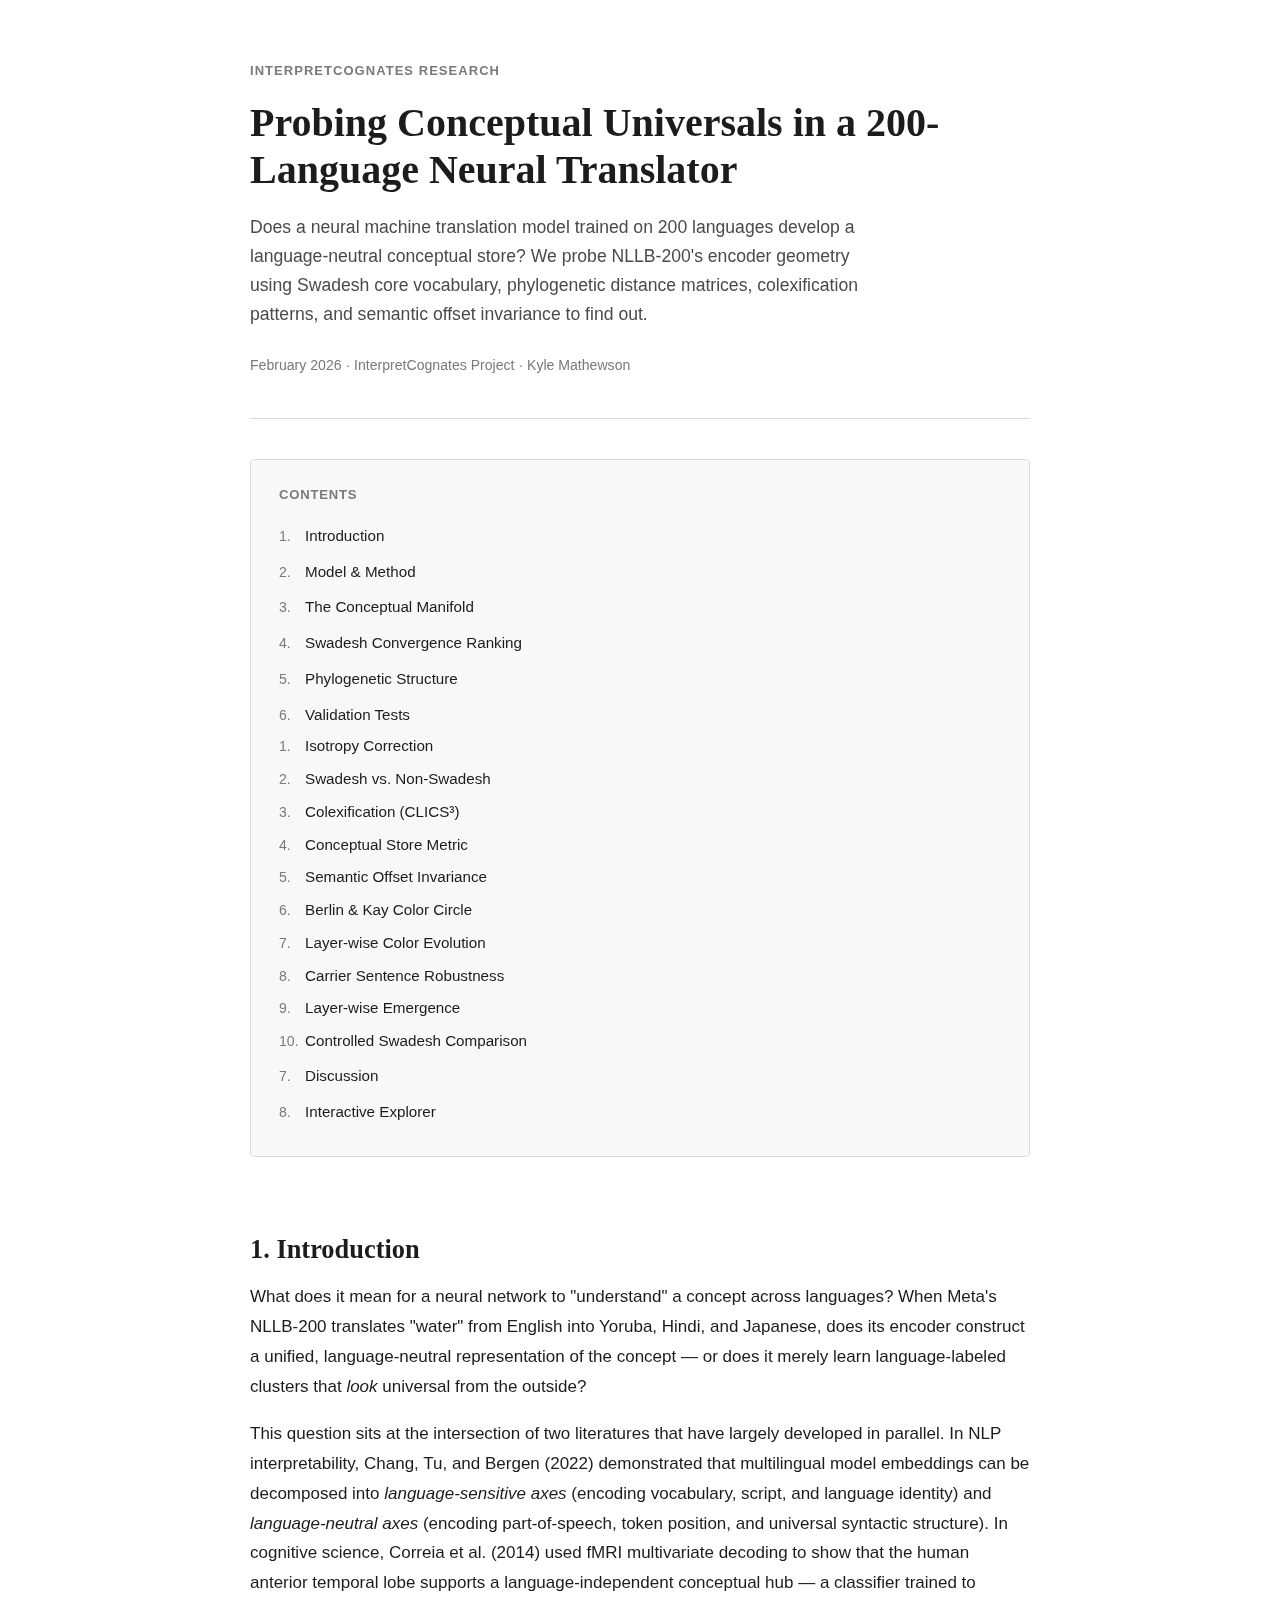
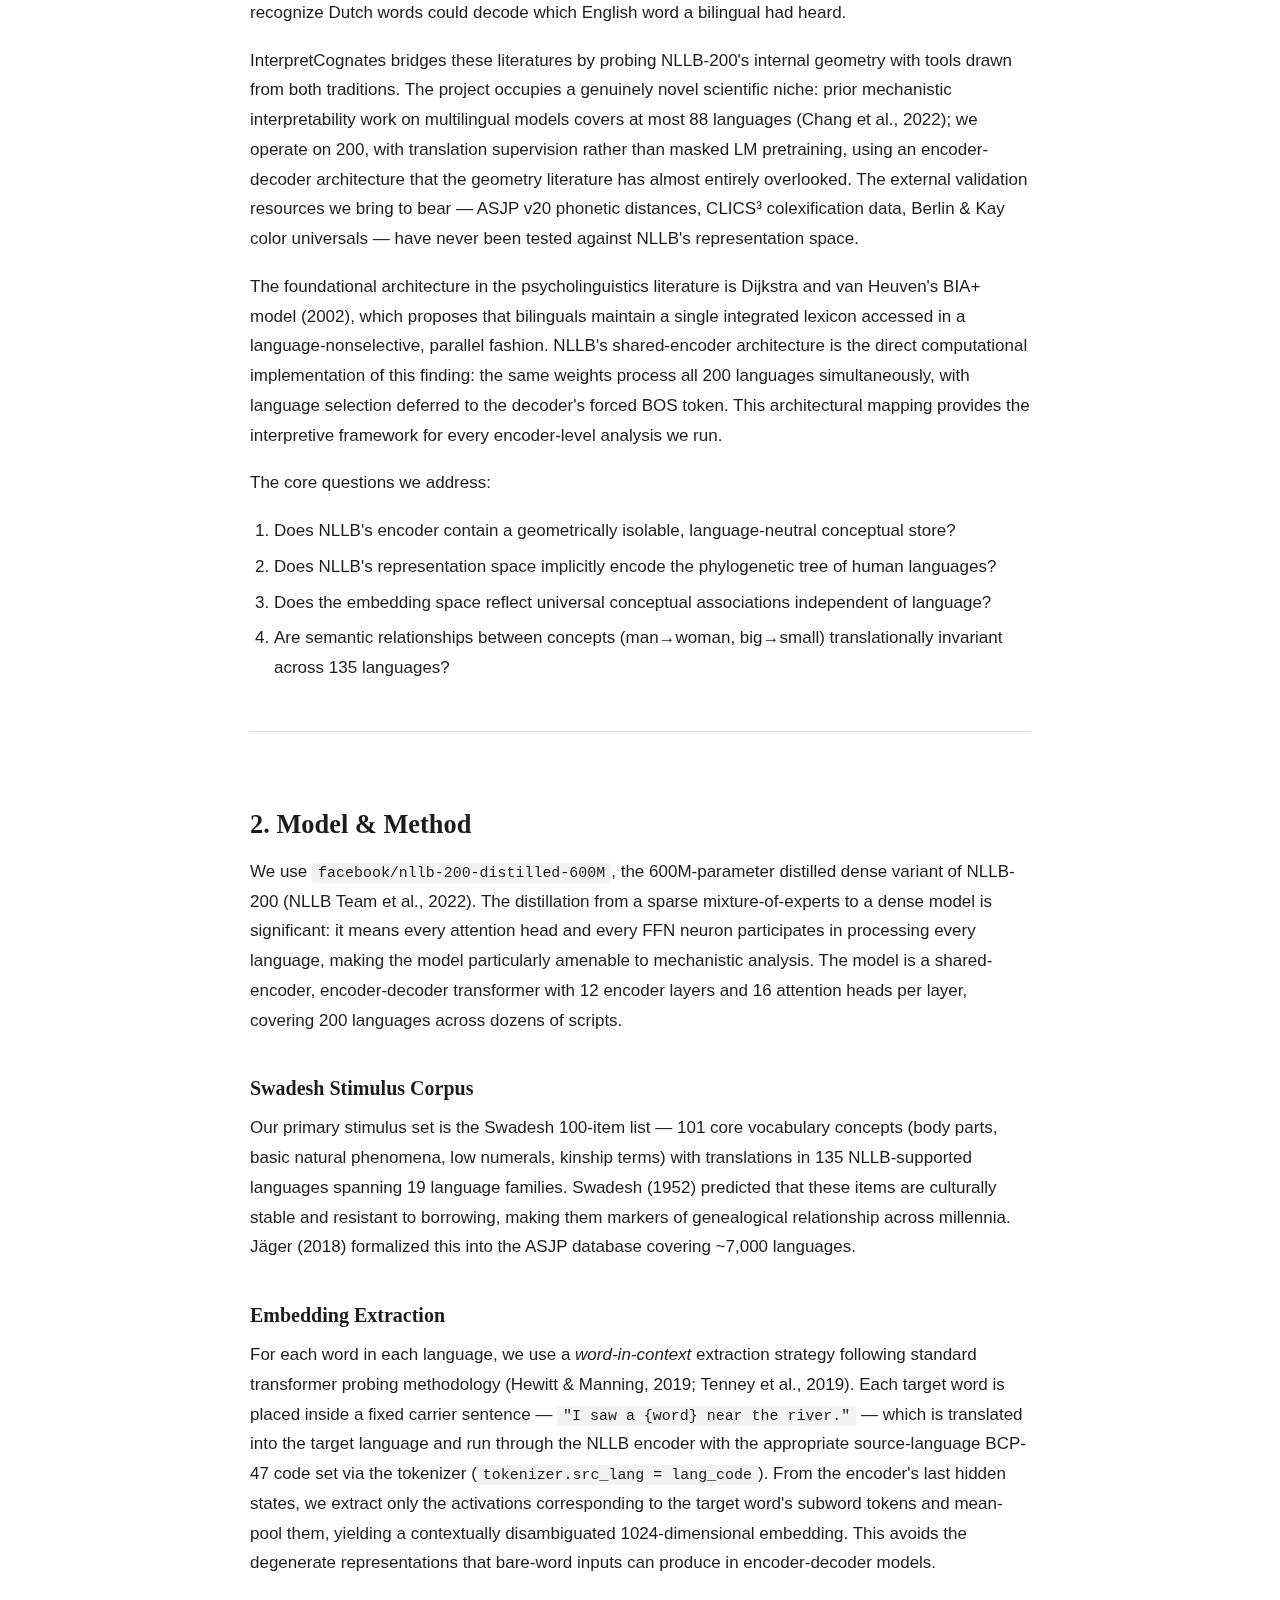
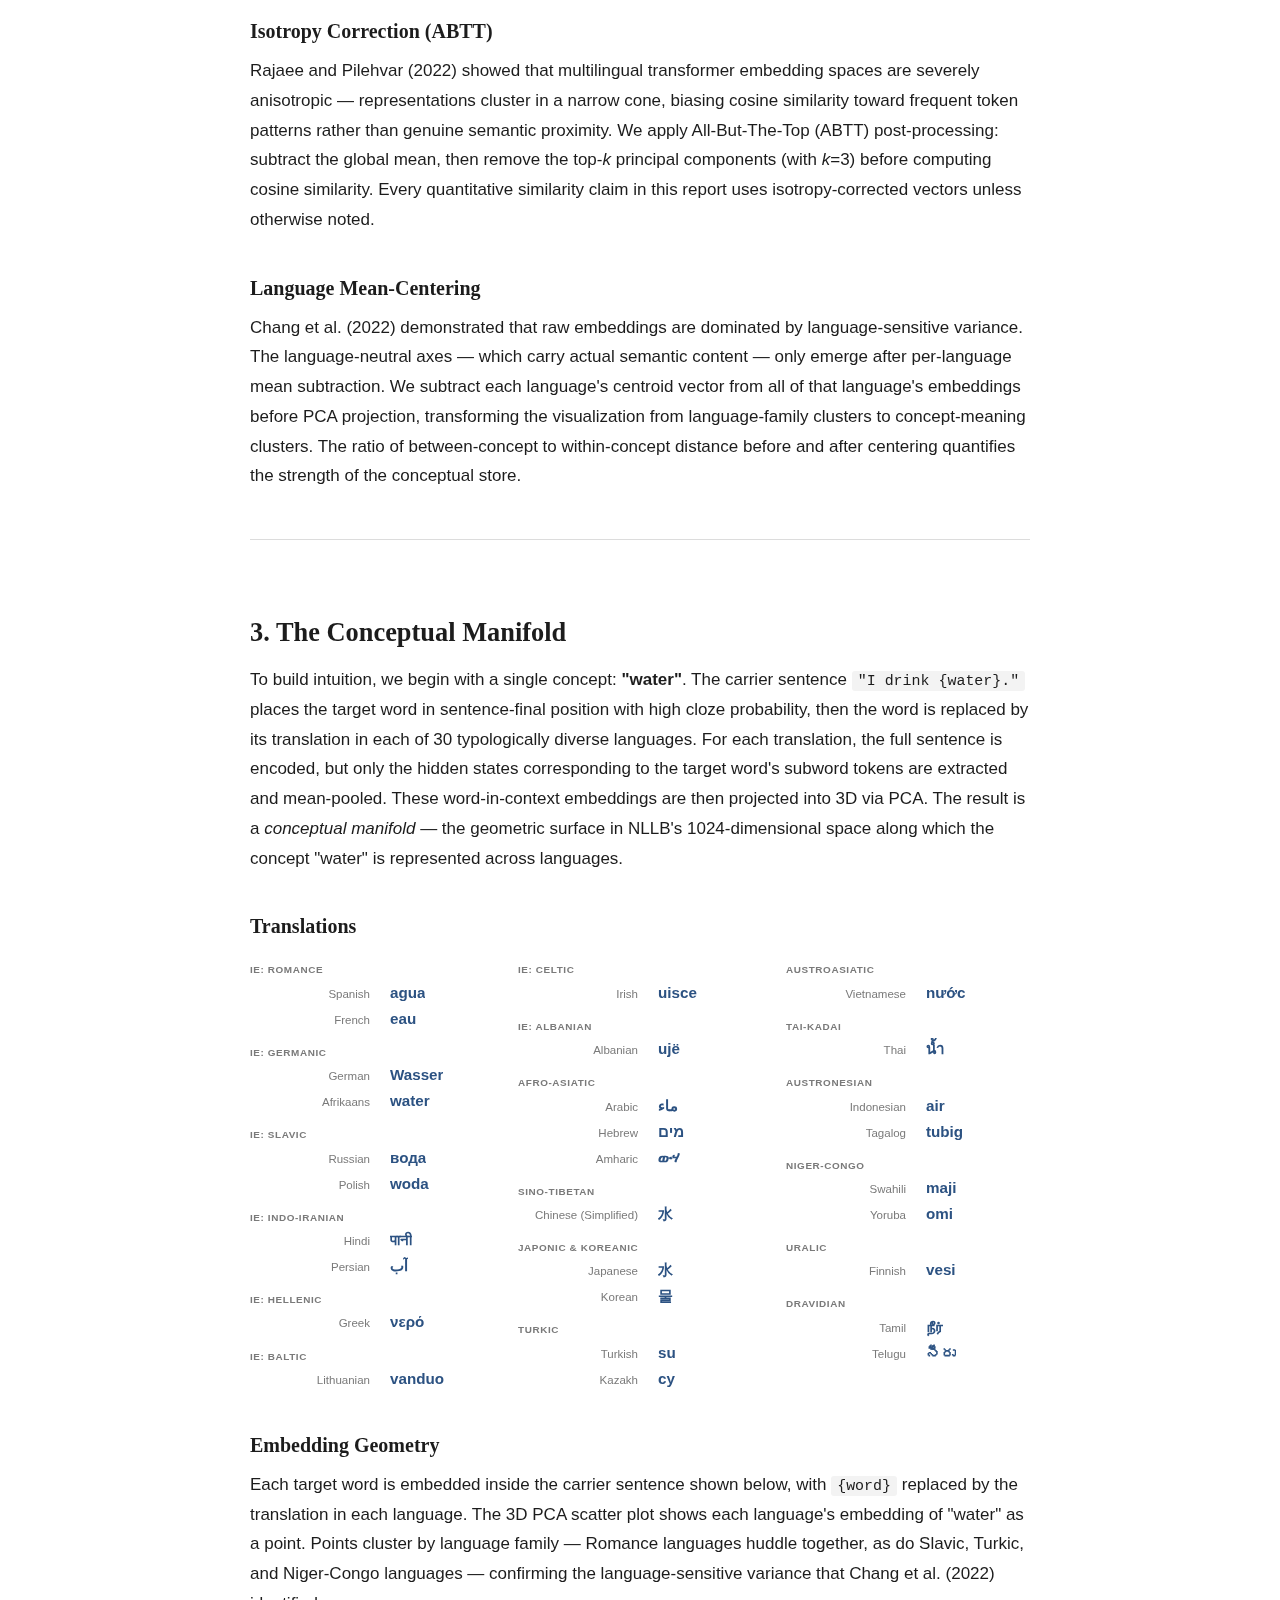
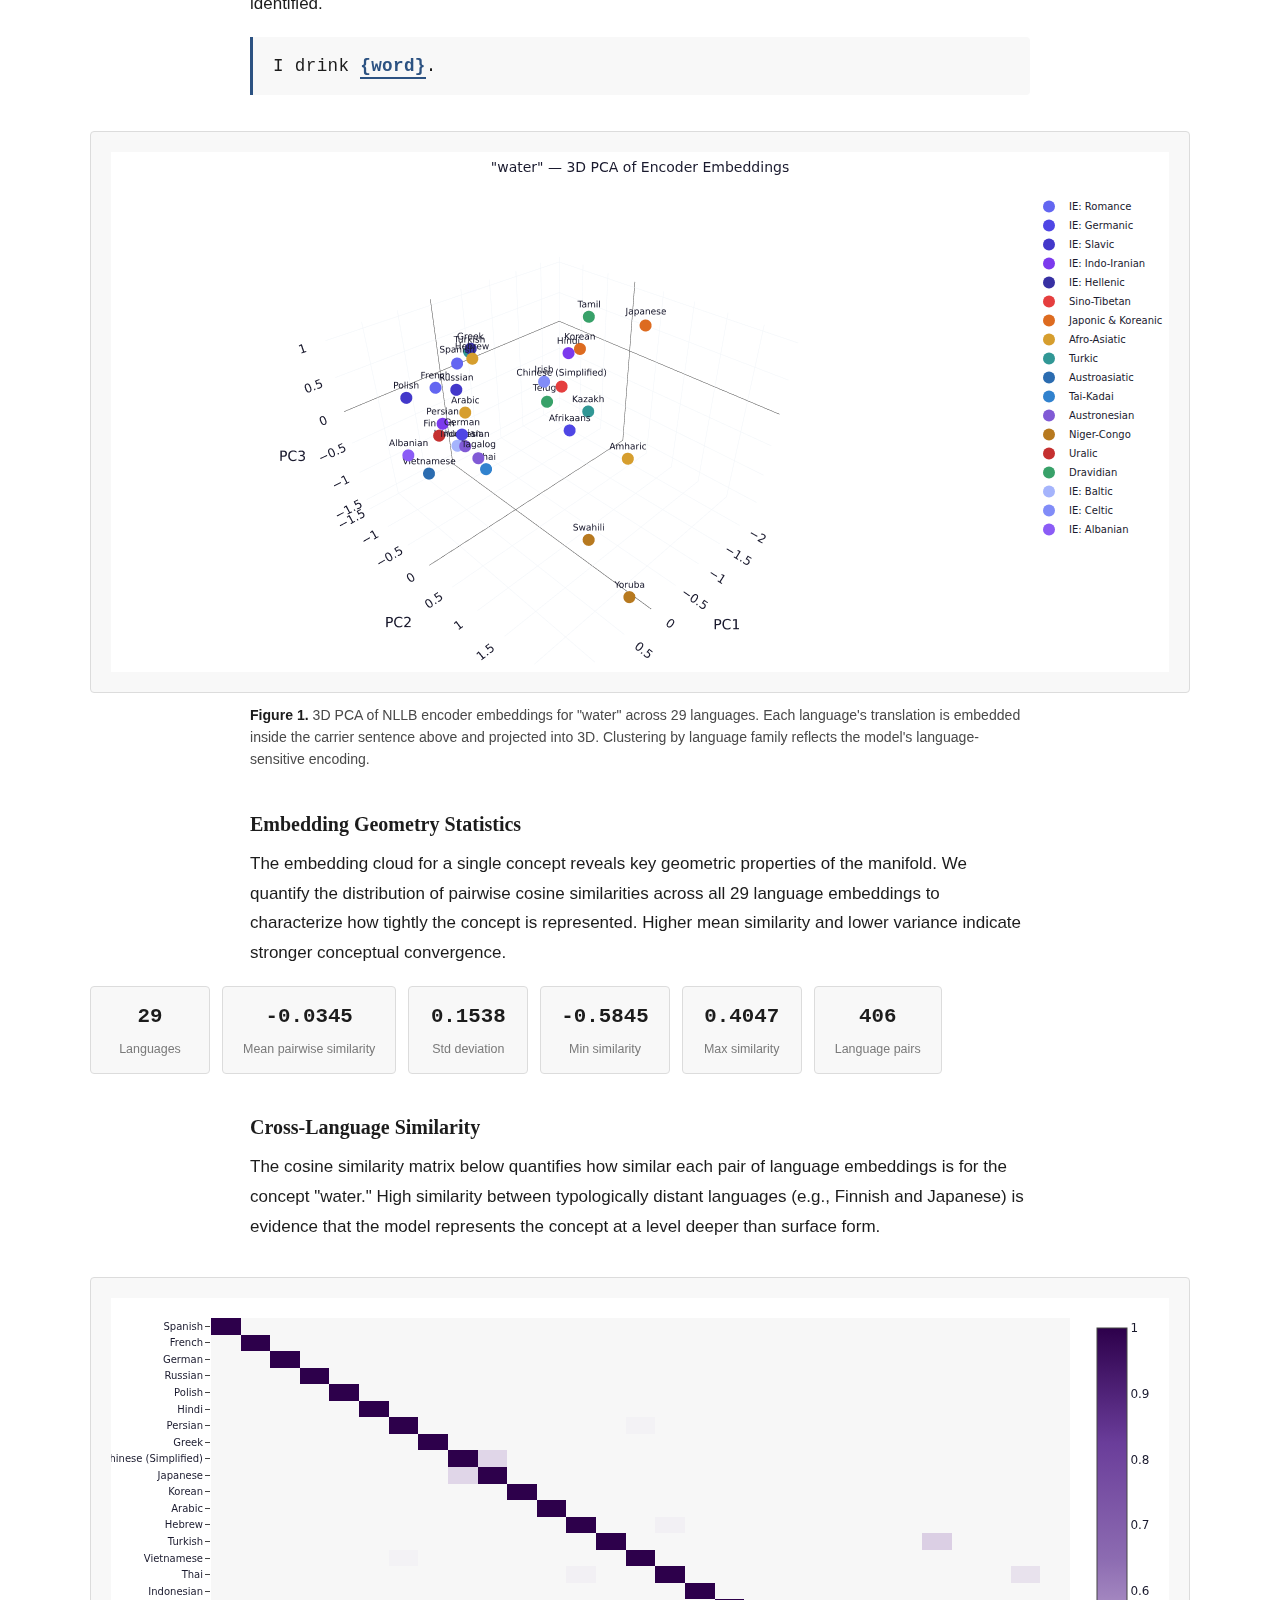
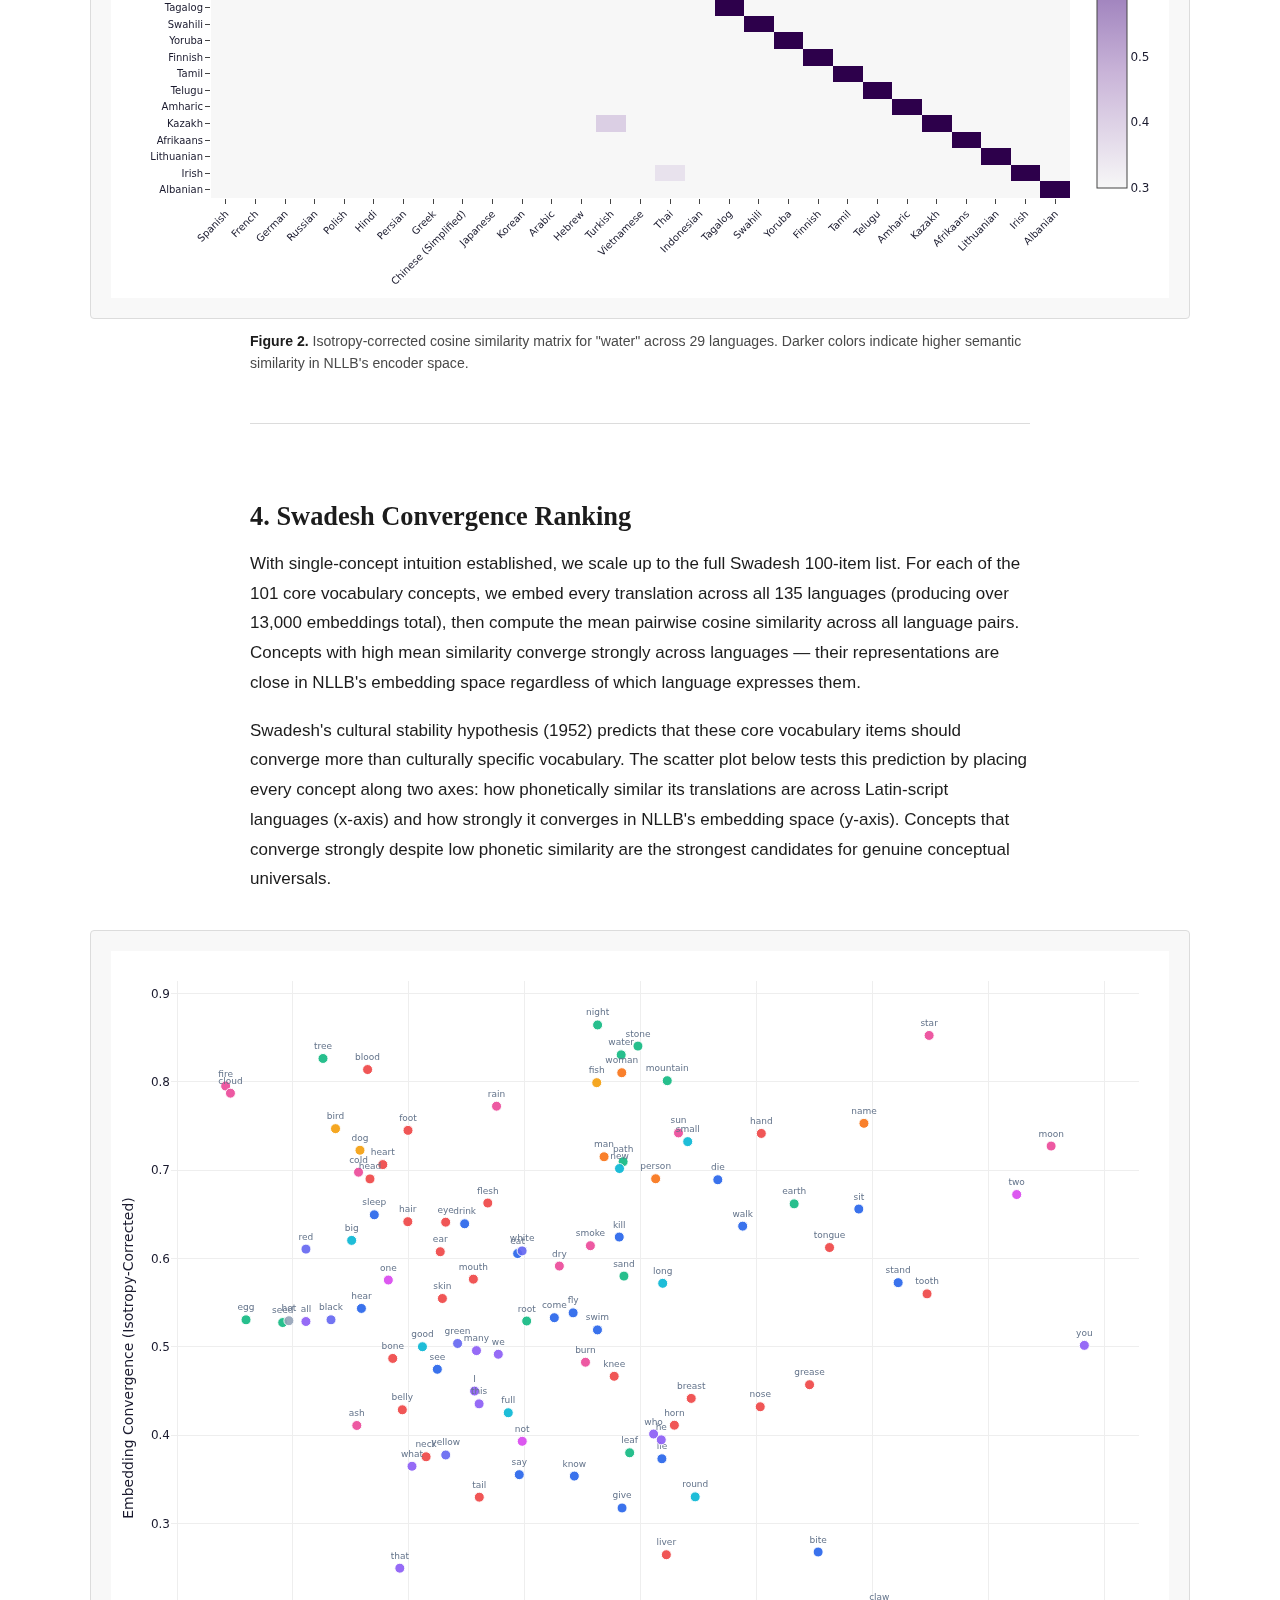
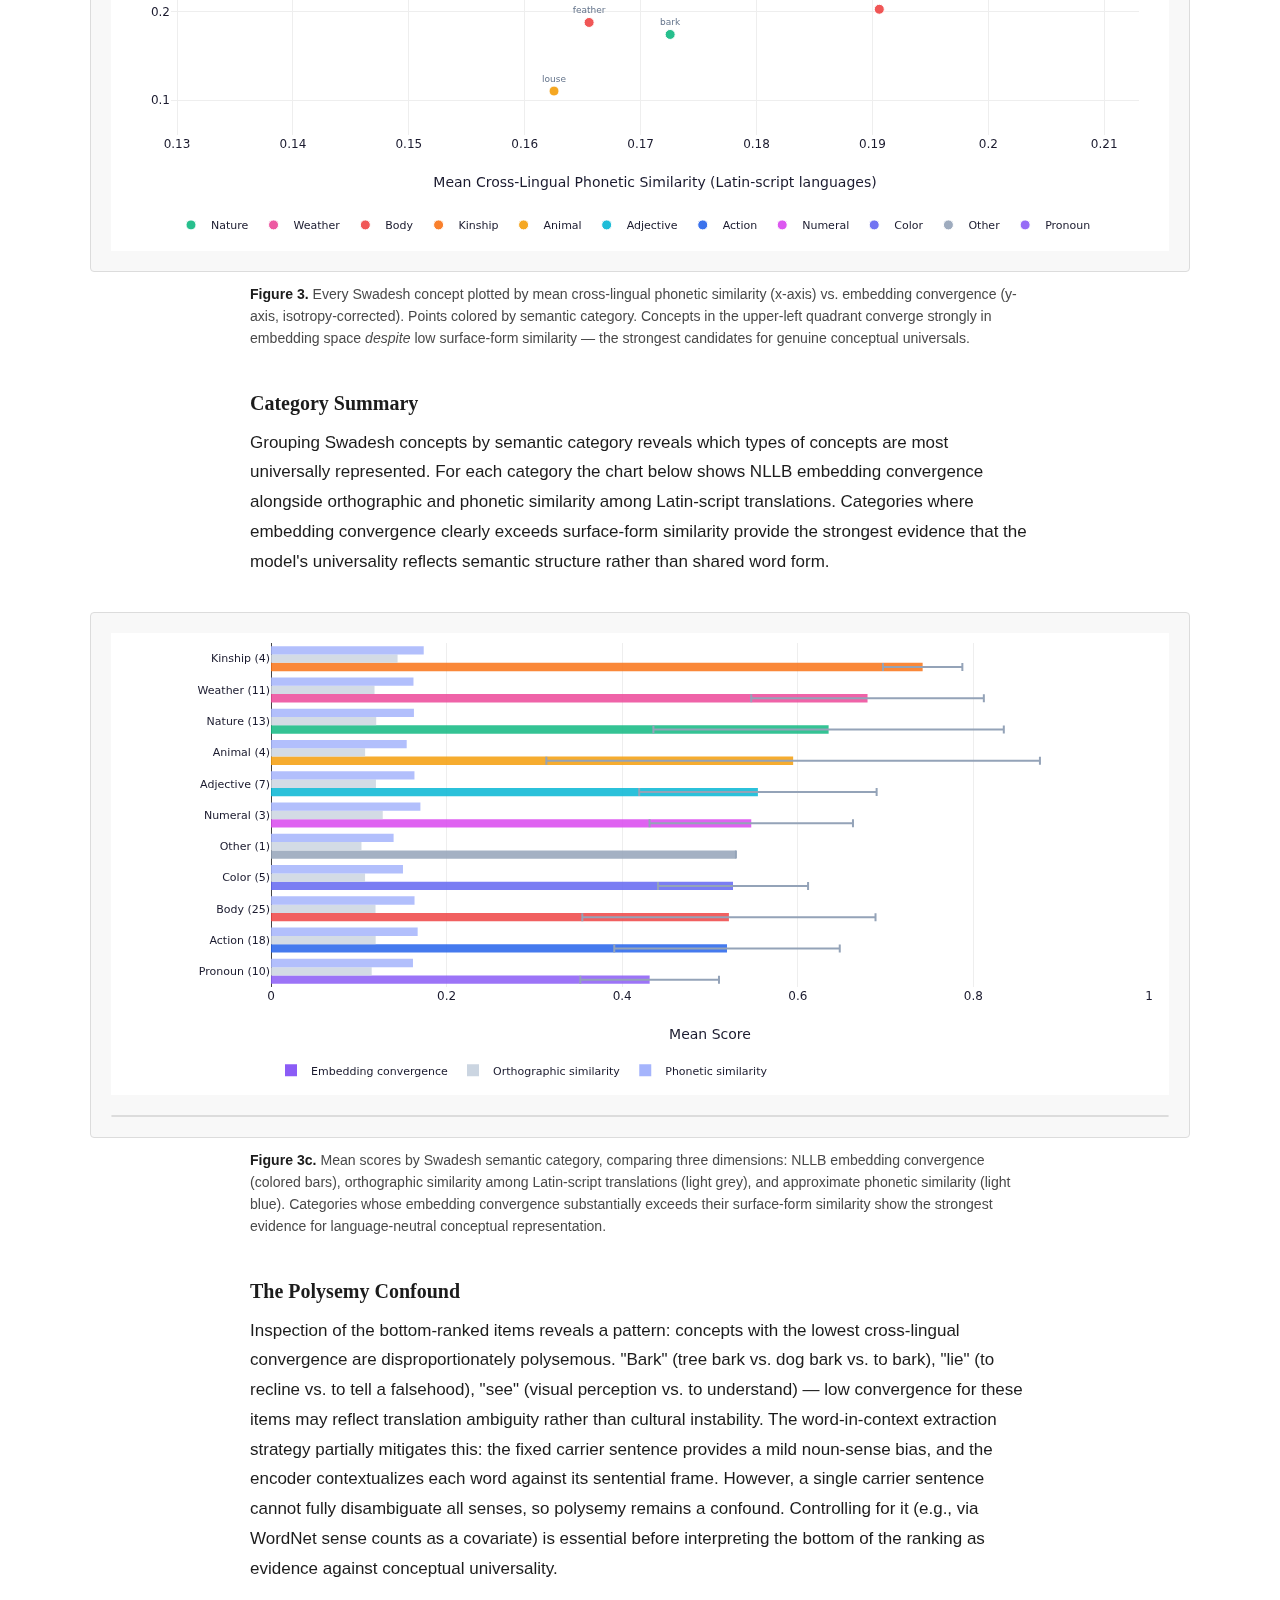
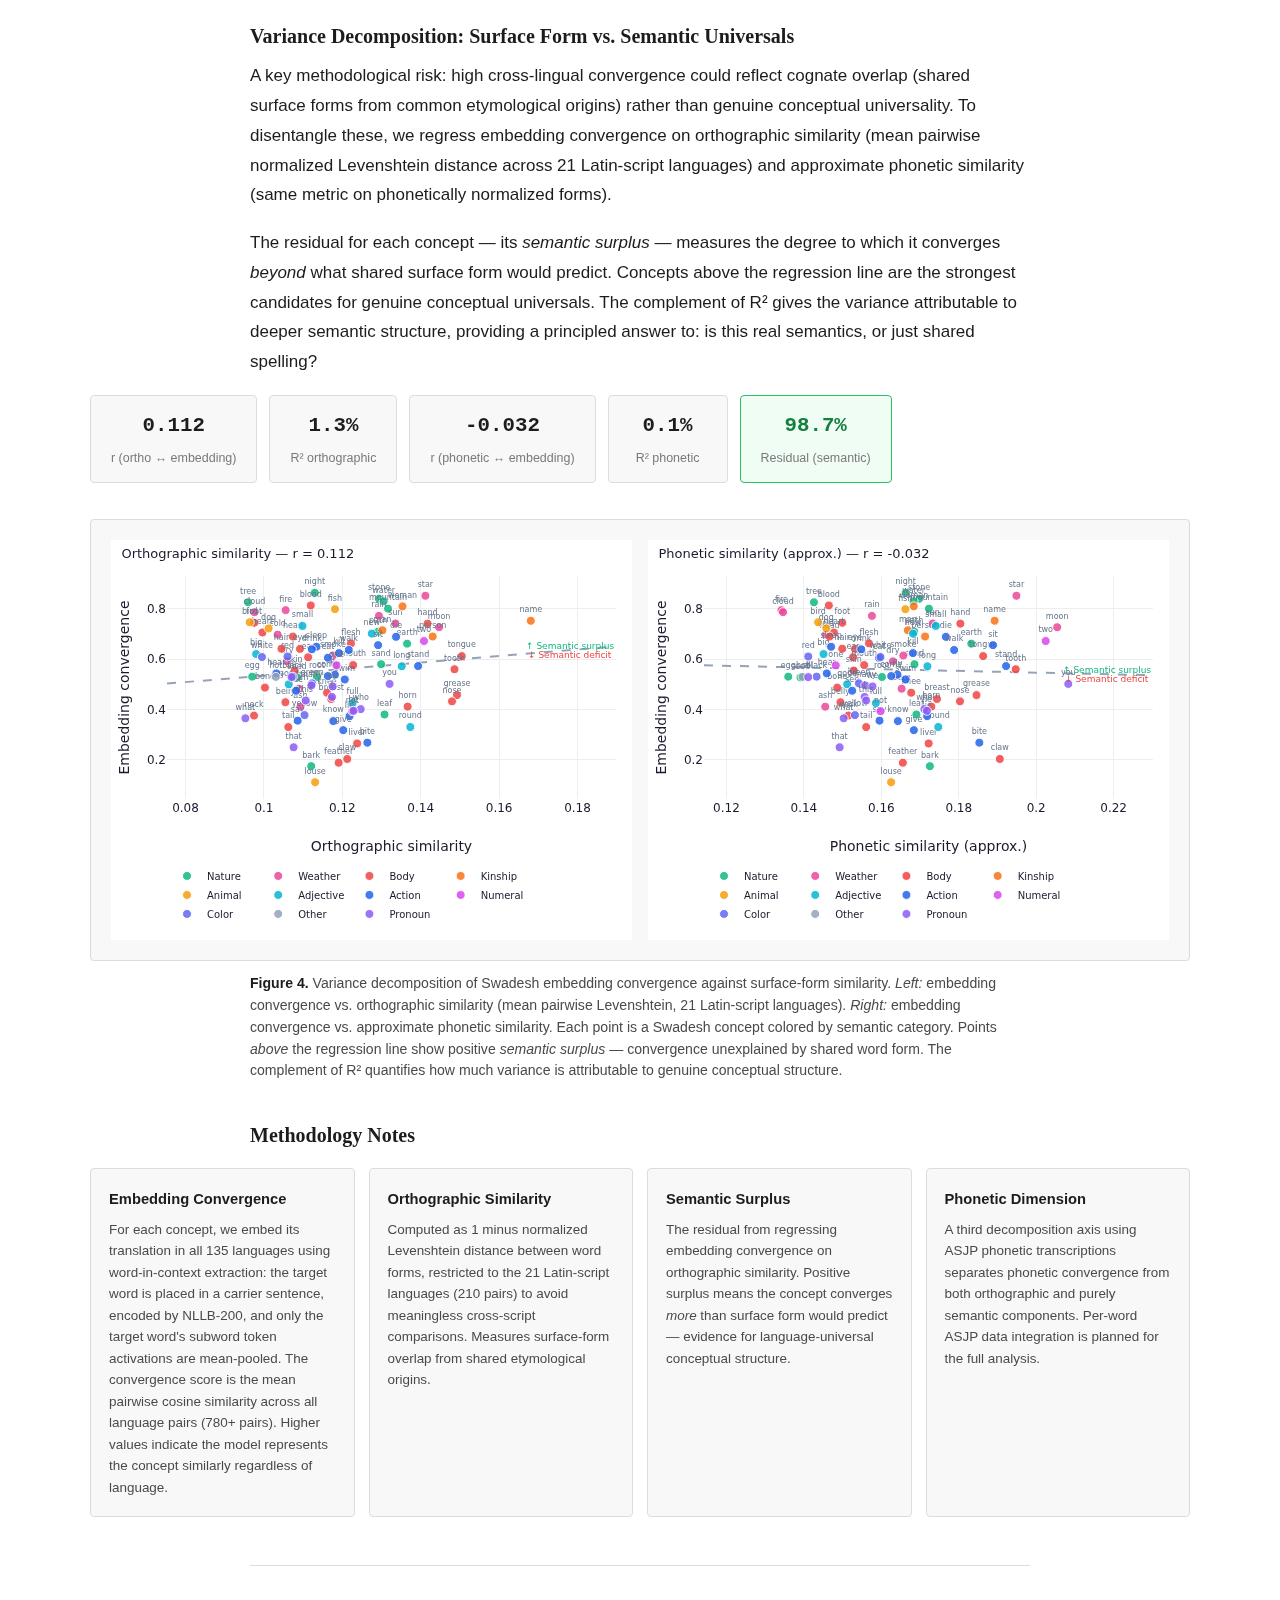
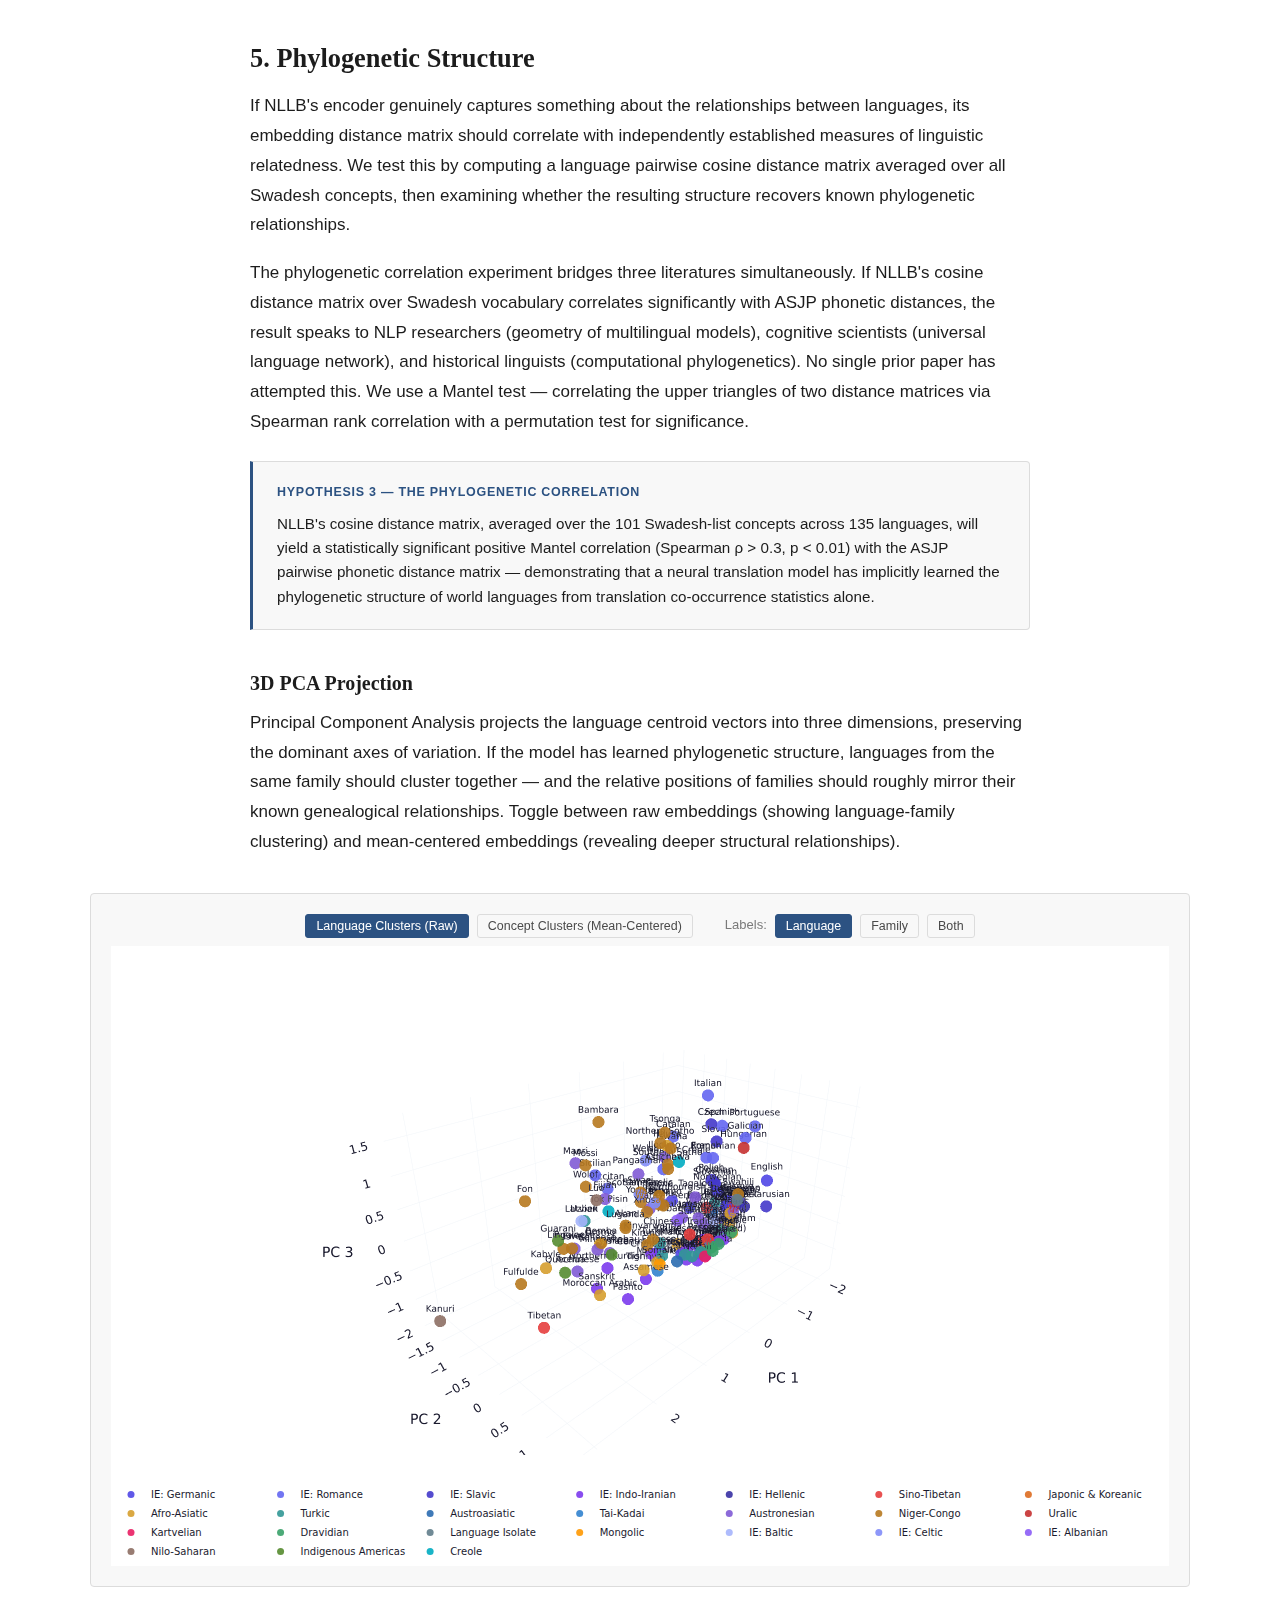
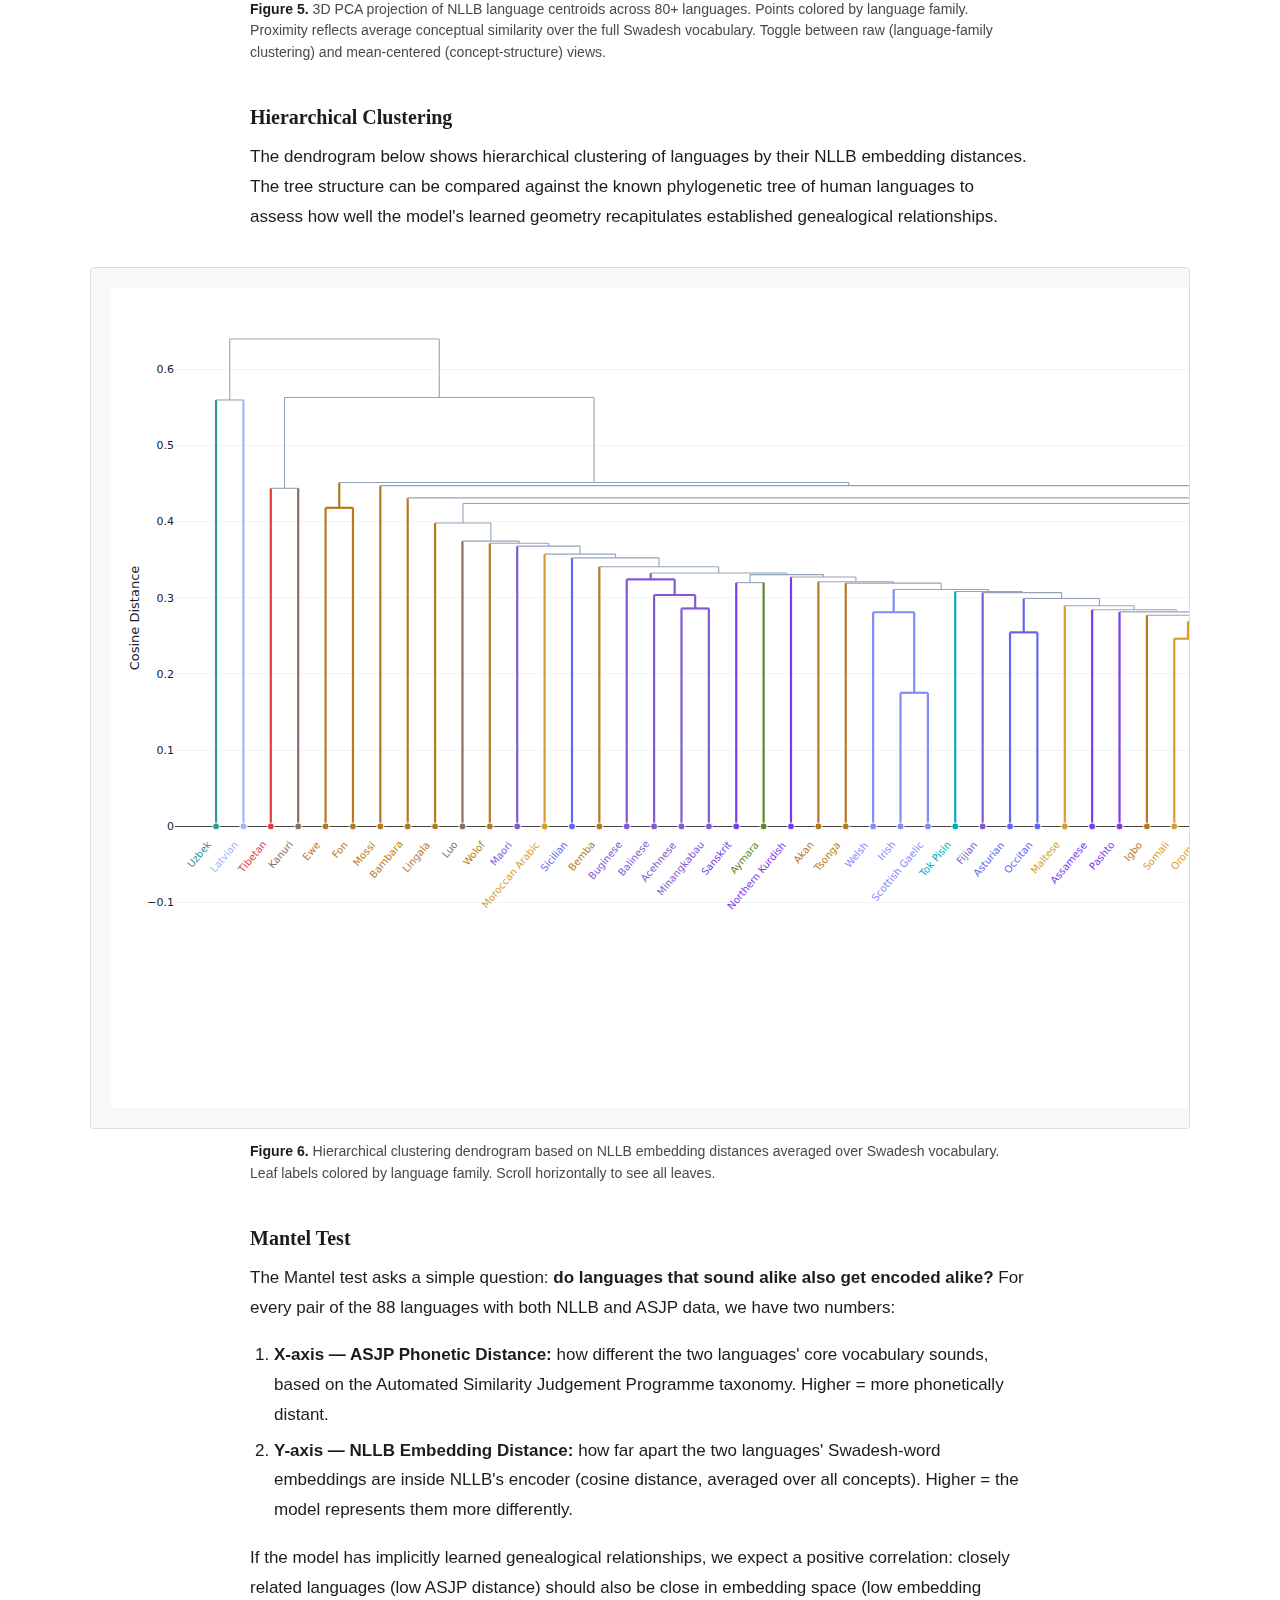
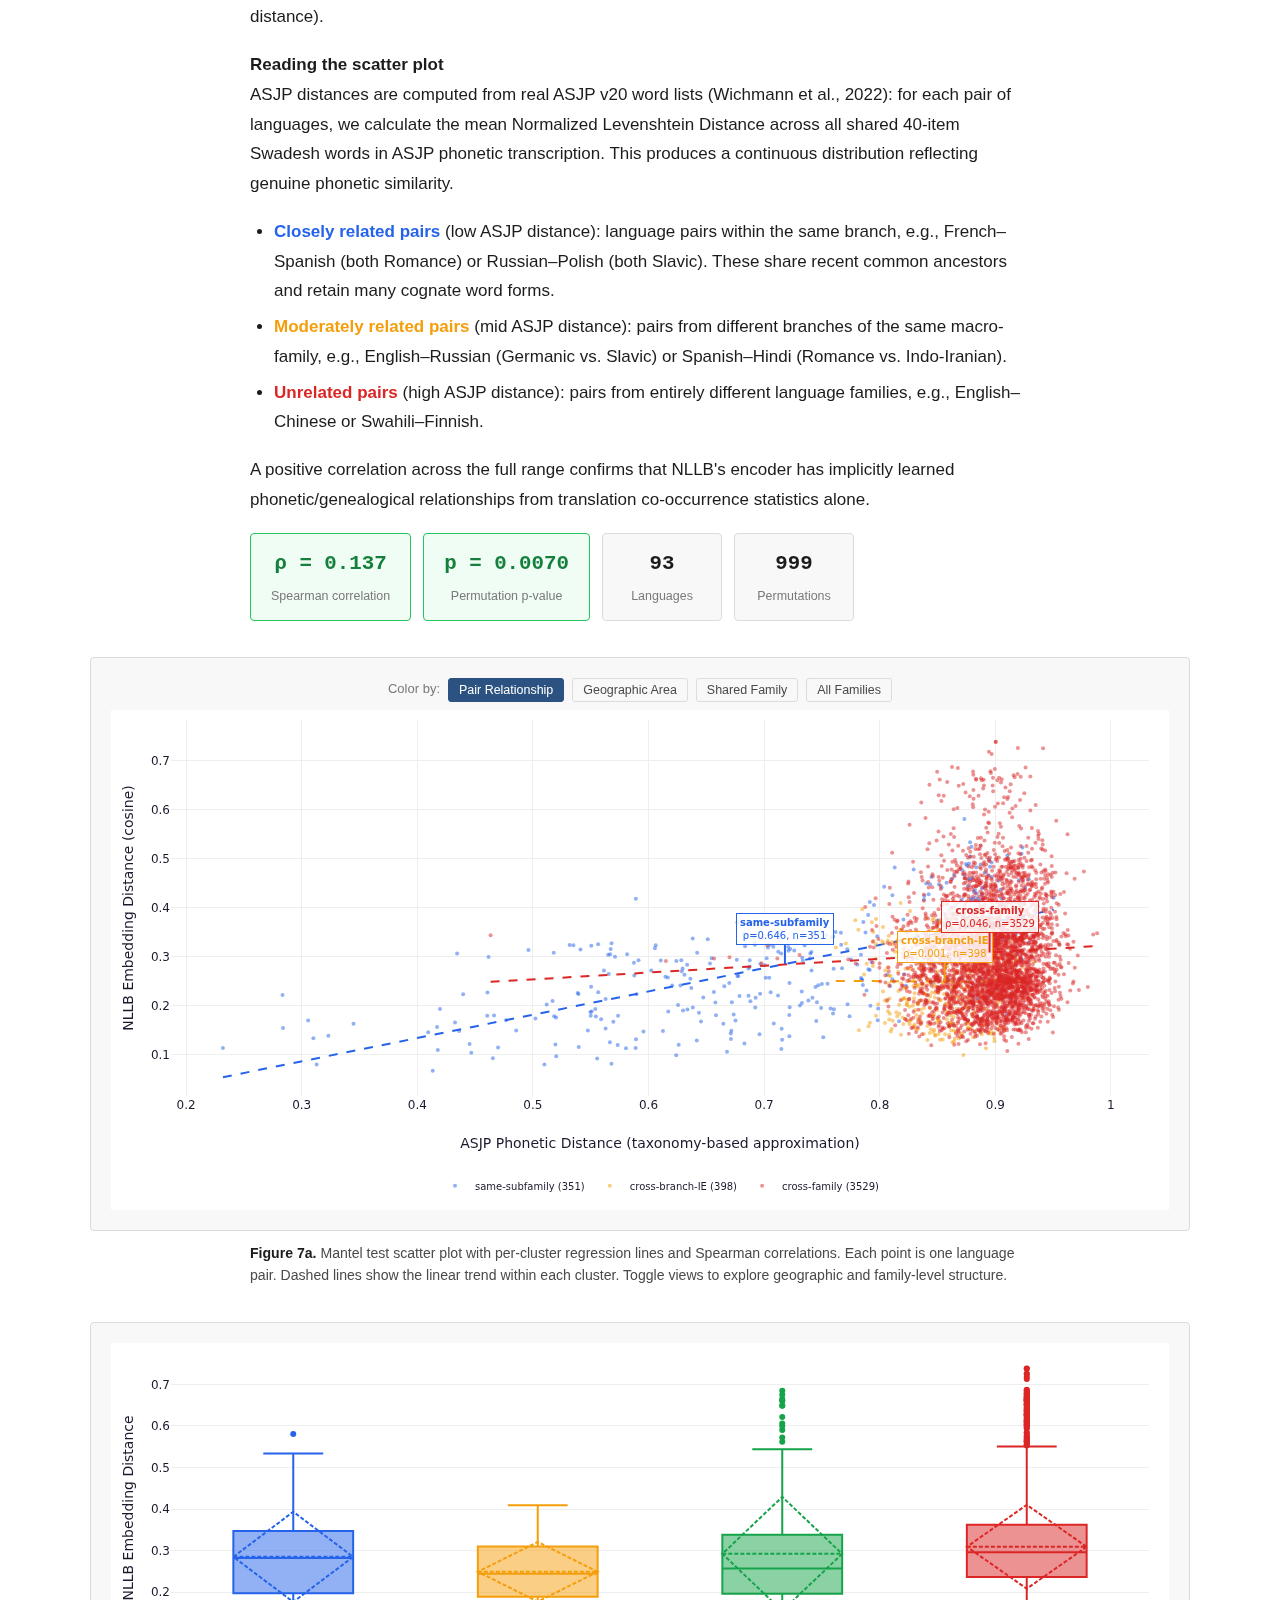
<file: docs/index.html>
<!doctype html>
<html lang="en">
<head>
  <meta charset="UTF-8" />
  <meta name="viewport" content="width=device-width, initial-scale=1.0" />
  <title>InterpretCognates — Probing Conceptual Universals in a 200-Language Neural Translator</title>
  <link rel="stylesheet" href="blog.css" />
  <script src="https://cdn.plot.ly/plotly-2.35.2.min.js"></script>
</head>
<body>
<article class="article">

  <!-- ════════════════════════════════════════════════════════════ -->
  <!-- HEADER                                                      -->
  <!-- ════════════════════════════════════════════════════════════ -->
  <header class="article-header">
    <div class="overline">InterpretCognates Research</div>
    <h1>Probing Conceptual Universals in a 200-Language Neural Translator</h1>
    <p class="subtitle">
      Does a neural machine translation model trained on 200 languages develop a
      language-neutral conceptual store? We probe NLLB-200's encoder geometry using
      Swadesh core vocabulary, phylogenetic distance matrices, colexification patterns,
      and semantic offset invariance to find out.
    </p>
    <p class="meta">February 2026 &middot; InterpretCognates Project &middot; Kyle Mathewson</p>
  </header>

  <!-- ════════════════════════════════════════════════════════════ -->
  <!-- TABLE OF CONTENTS                                           -->
  <!-- ════════════════════════════════════════════════════════════ -->
  <nav class="toc">
    <h2>Contents</h2>
    <ol>
      <li><a href="#introduction">Introduction</a></li>
      <li><a href="#model-method">Model &amp; Method</a></li>
      <li><a href="#conceptual-manifold">The Conceptual Manifold</a></li>
      <li><a href="#swadesh-convergence">Swadesh Convergence Ranking</a></li>
      <li><a href="#phylogenetic">Phylogenetic Structure</a></li>
      <li><a href="#validation">Validation Tests</a>
        <ol style="margin-top:4px;font-size:0.9em">
          <li><a href="#val-isotropy">Isotropy Correction</a></li>
          <li><a href="#val-comparison">Swadesh vs. Non-Swadesh</a></li>
          <li><a href="#val-colexification">Colexification (CLICS&sup3;)</a></li>
          <li><a href="#val-conceptual-store">Conceptual Store Metric</a></li>
          <li><a href="#val-offset">Semantic Offset Invariance</a></li>
          <li><a href="#val-color">Berlin &amp; Kay Color Circle</a></li>
          <li><a href="#val-color-layers">Layer-wise Color Evolution</a></li>
          <li><a href="#val-carrier">Carrier Sentence Robustness</a></li>
          <li><a href="#val-layerwise">Layer-wise Emergence</a></li>
          <li><a href="#val-controlled">Controlled Swadesh Comparison</a></li>
        </ol>
      </li>
      <li><a href="#discussion">Discussion</a></li>
      <li><a href="#explorer">Interactive Explorer</a></li>
    </ol>
  </nav>

  <!-- ════════════════════════════════════════════════════════════ -->
  <!-- 1. INTRODUCTION                                             -->
  <!-- ════════════════════════════════════════════════════════════ -->
  <section class="prose" id="introduction">
    <h2>1. Introduction</h2>

    <p>
      What does it mean for a neural network to "understand" a concept across languages?
      When Meta's NLLB-200 translates "water" from English into Yoruba, Hindi, and Japanese,
      does its encoder construct a unified, language-neutral representation of the concept &mdash;
      or does it merely learn language-labeled clusters that <em>look</em> universal from the outside?
    </p>

    <p>
      This question sits at the intersection of two literatures that have largely developed in parallel.
      In NLP interpretability, Chang, Tu, and Bergen (2022) demonstrated that multilingual model embeddings
      can be decomposed into <em>language-sensitive axes</em> (encoding vocabulary, script, and language identity)
      and <em>language-neutral axes</em> (encoding part-of-speech, token position, and universal syntactic structure).
      In cognitive science, Correia et al. (2014) used fMRI multivariate decoding to show that the human
      anterior temporal lobe supports a language-independent conceptual hub &mdash; a classifier trained
      to recognize Dutch words could decode which English word a bilingual had heard.
    </p>

    <p>
      InterpretCognates bridges these literatures by probing NLLB-200's internal geometry with tools
      drawn from both traditions. The project occupies a genuinely novel scientific niche: prior
      mechanistic interpretability work on multilingual models covers at most 88 languages (Chang et al., 2022);
      we operate on 200, with translation supervision rather than masked LM pretraining, using an
      encoder-decoder architecture that the geometry literature has almost entirely overlooked. The
      external validation resources we bring to bear &mdash; ASJP v20 phonetic distances, CLICS&sup3;
      colexification data, Berlin &amp; Kay color universals &mdash; have never been tested against
      NLLB's representation space.
    </p>

    <p>
      The foundational architecture in the psycholinguistics literature is Dijkstra and van Heuven's
      BIA+ model (2002), which proposes that bilinguals maintain a single integrated lexicon accessed
      in a language-nonselective, parallel fashion. NLLB's shared-encoder architecture is the direct
      computational implementation of this finding: the same weights process all 200 languages
      simultaneously, with language selection deferred to the decoder's forced BOS token. This
      architectural mapping provides the interpretive framework for every encoder-level analysis we run.
    </p>

    <p>The core questions we address:</p>
    <ol>
      <li>Does NLLB's encoder contain a geometrically isolable, language-neutral conceptual store?</li>
      <li>Does NLLB's representation space implicitly encode the phylogenetic tree of human languages?</li>
      <li>Does the embedding space reflect universal conceptual associations independent of language?</li>
      <li>Are semantic relationships between concepts (man&rarr;woman, big&rarr;small) translationally invariant across 135 languages?</li>
    </ol>
  </section>

  <hr class="section-divider" />

  <!-- ════════════════════════════════════════════════════════════ -->
  <!-- 2. MODEL & METHOD                                           -->
  <!-- ════════════════════════════════════════════════════════════ -->
  <section class="prose" id="model-method">
    <h2>2. Model &amp; Method</h2>

    <p>
      We use <code>facebook/nllb-200-distilled-600M</code>, the 600M-parameter distilled dense variant of NLLB-200
      (NLLB Team et al., 2022). The distillation from a sparse mixture-of-experts to a dense model is significant:
      it means every attention head and every FFN neuron participates in processing every language, making the model
      particularly amenable to mechanistic analysis. The model is a shared-encoder, encoder-decoder transformer
      with 12 encoder layers and 16 attention heads per layer, covering 200 languages across dozens of scripts.
    </p>

    <h3>Swadesh Stimulus Corpus</h3>
    <p>
      Our primary stimulus set is the Swadesh 100-item list &mdash; 101 core vocabulary concepts
      (body parts, basic natural phenomena, low numerals, kinship terms) with translations in 135
      NLLB-supported languages spanning 19 language families. Swadesh (1952) predicted that these
      items are culturally stable and resistant to borrowing, making them markers of genealogical
      relationship across millennia. J&auml;ger (2018) formalized this into the ASJP database
      covering ~7,000 languages.
    </p>

    <h3>Embedding Extraction</h3>
    <p>
      For each word in each language, we use a <em>word-in-context</em> extraction strategy
      following standard transformer probing methodology (Hewitt &amp; Manning, 2019; Tenney et al., 2019).
      Each target word is placed inside a fixed carrier sentence &mdash;
      <code>"I saw a {word} near the river."</code> &mdash; which is translated into the target language
      and run through the NLLB encoder with the appropriate source-language BCP-47 code set
      via the tokenizer (<code>tokenizer.src_lang = lang_code</code>). From the encoder's last hidden
      states, we extract only the activations corresponding to the target word's subword tokens and
      mean-pool them, yielding a contextually disambiguated 1024-dimensional embedding. This avoids
      the degenerate representations that bare-word inputs can produce in encoder-decoder models.
    </p>

    <h3>Isotropy Correction (ABTT)</h3>
    <p>
      Rajaee and Pilehvar (2022) showed that multilingual transformer embedding spaces are severely
      anisotropic &mdash; representations cluster in a narrow cone, biasing cosine similarity toward
      frequent token patterns rather than genuine semantic proximity. We apply All-But-The-Top (ABTT)
      post-processing: subtract the global mean, then remove the top-<em>k</em> principal components
      (with <em>k</em>=3) before computing cosine similarity. Every quantitative similarity claim
      in this report uses isotropy-corrected vectors unless otherwise noted.
    </p>

    <h3>Language Mean-Centering</h3>
    <p>
      Chang et al. (2022) demonstrated that raw embeddings are dominated by language-sensitive variance.
      The language-neutral axes &mdash; which carry actual semantic content &mdash; only emerge after
      per-language mean subtraction. We subtract each language's centroid vector from all of that
      language's embeddings before PCA projection, transforming the visualization from language-family
      clusters to concept-meaning clusters. The ratio of between-concept to within-concept distance
      before and after centering quantifies the strength of the conceptual store.
    </p>
  </section>

  <hr class="section-divider" />

  <!-- ════════════════════════════════════════════════════════════ -->
  <!-- 3. THE CONCEPTUAL MANIFOLD                                  -->
  <!-- ════════════════════════════════════════════════════════════ -->
  <section class="prose" id="conceptual-manifold">
    <h2>3. The Conceptual Manifold</h2>

    <p>
      To build intuition, we begin with a single concept: <strong>"water"</strong>. The carrier
      sentence <code>"I drink {water}."</code> places the target word in sentence-final position
      with high cloze probability, then the word is replaced by its translation in each of 30
      typologically diverse languages. For each translation, the full sentence is encoded, but
      only the hidden states corresponding to the target word's subword tokens are extracted and
      mean-pooled. These word-in-context embeddings are then projected into 3D via PCA. The result
      is a <em>conceptual manifold</em> &mdash; the geometric surface in NLLB's 1024-dimensional
      space along which the concept "water" is represented across languages.
    </p>

    <h3>Translations</h3>
    <div id="sampleTranslations" class="translation-grid">
      <div class="loading-placeholder"><span class="spinner"></span> Loading pre-computed data&hellip;</div>
    </div>

    <h3>Embedding Geometry</h3>
    <p>
      Each target word is embedded inside the carrier sentence shown below, with
      <code>{word}</code> replaced by the translation in each language.
      The 3D PCA scatter plot shows each language's embedding of "water" as a point.
      Points cluster by language family &mdash; Romance languages huddle together, as do
      Slavic, Turkic, and Niger-Congo languages &mdash; confirming the language-sensitive
      variance that Chang et al. (2022) identified.
    </p>
    <div id="carrierSentence" class="carrier-sentence"></div>
  </section>

  <div class="figure">
    <div class="figure-inner">
      <div id="scatterRaw" class="chart">
        <div class="loading-placeholder"><span class="spinner"></span> Loading&hellip;</div>
      </div>
    </div>
    <p class="figure-caption">
      <strong>Figure 1.</strong> 3D PCA of NLLB encoder embeddings for "water" across 29 languages.
      Each language's translation is embedded inside the carrier sentence above and projected into 3D.
      Clustering by language family reflects the model's language-sensitive encoding.
    </p>
  </div>

  <section class="prose">
    <h3>Embedding Geometry Statistics</h3>
    <p>
      The embedding cloud for a single concept reveals key geometric properties of the manifold.
      We quantify the distribution of pairwise cosine similarities across all 29 language embeddings
      to characterize how tightly the concept is represented. Higher mean similarity and lower
      variance indicate stronger conceptual convergence.
    </p>
  </section>

  <div id="manifoldStats" class="stat-row" style="max-width:var(--figure-col);margin:8px auto 24px">
    <div class="loading-placeholder" style="min-height:auto;padding:12px"><span class="spinner"></span> Loading&hellip;</div>
  </div>

  <section class="prose">
    <h3>Cross-Language Similarity</h3>
    <p>
      The cosine similarity matrix below quantifies how similar each pair of language embeddings
      is for the concept "water." High similarity between typologically distant languages (e.g.,
      Finnish and Japanese) is evidence that the model represents the concept at a level deeper
      than surface form.
    </p>
  </section>

  <div class="figure">
    <div class="figure-inner">
      <div id="similarityHeatmap" class="chart">
        <div class="loading-placeholder"><span class="spinner"></span> Loading&hellip;</div>
      </div>
    </div>
    <p class="figure-caption">
      <strong>Figure 2.</strong> Isotropy-corrected cosine similarity matrix for "water" across 29 languages.
      Darker colors indicate higher semantic similarity in NLLB's encoder space.
    </p>
  </div>

  <hr class="section-divider" />

  <!-- ════════════════════════════════════════════════════════════ -->
  <!-- 4. SWADESH CONVERGENCE RANKING                              -->
  <!-- ════════════════════════════════════════════════════════════ -->
  <section class="prose" id="swadesh-convergence">
    <h2>4. Swadesh Convergence Ranking</h2>

    <p>
      With single-concept intuition established, we scale up to the full Swadesh 100-item list.
      For each of the 101 core vocabulary concepts, we embed every translation across all 135
      languages (producing over 13,000 embeddings total), then compute the mean pairwise cosine similarity
      across all language pairs. Concepts with high mean similarity converge strongly across
      languages &mdash; their representations are close in NLLB's embedding space regardless of
      which language expresses them.
    </p>

    <p>
      Swadesh's cultural stability hypothesis (1952) predicts that these core vocabulary items
      should converge more than culturally specific vocabulary. The scatter plot below tests this
      prediction by placing every concept along two axes: how phonetically similar its translations
      are across Latin-script languages (x-axis) and how strongly it converges in NLLB's embedding
      space (y-axis). Concepts that converge strongly despite low phonetic similarity are the
      strongest candidates for genuine conceptual universals.
    </p>
  </section>

  <div class="figure">
    <div class="figure-inner convergence-scatter-outer">
      <div id="convergenceScatter" class="chart convergence-scatter-chart">
        <div class="loading-placeholder"><span class="spinner"></span> Loading&hellip;</div>
      </div>
    </div>
    <p class="figure-caption">
      <strong>Figure 3.</strong> Every Swadesh concept plotted by mean cross-lingual phonetic
      similarity (x-axis) vs. embedding convergence (y-axis, isotropy-corrected).
      Points colored by semantic category. Concepts in the upper-left quadrant converge
      strongly in embedding space <em>despite</em> low surface-form similarity &mdash; the
      strongest candidates for genuine conceptual universals.
    </p>
  </div>

  <section class="prose">
    <h3>Category Summary</h3>
    <p>
      Grouping Swadesh concepts by semantic category reveals which types of concepts
      are most universally represented. For each category the chart below shows NLLB
      embedding convergence alongside orthographic and phonetic similarity among Latin-script
      translations. Categories where embedding convergence clearly exceeds surface-form
      similarity provide the strongest evidence that the model's universality reflects
      semantic structure rather than shared word form.
    </p>
  </section>

  <div class="figure">
    <div class="figure-inner">
      <div id="categorySummary" class="chart chart-medium">
        <div class="loading-placeholder"><span class="spinner"></span> Loading&hellip;</div>
      </div>
      <div id="categorySummaryAllItems" class="figure-3c-scroll" aria-label="All tested items">
        <div class="loading-placeholder"><span class="spinner"></span> Loading&hellip;</div>
      </div>
    </div>
    <p class="figure-caption">
      <strong>Figure 3c.</strong> Mean scores by Swadesh semantic category, comparing three
      dimensions: NLLB embedding convergence (colored bars), orthographic similarity among
      Latin-script translations (light grey), and approximate phonetic similarity (light blue).
      Categories whose embedding convergence substantially exceeds their surface-form similarity
      show the strongest evidence for language-neutral conceptual representation.
    </p>
  </div>

  <section class="prose">
    <h3>The Polysemy Confound</h3>
    <p>
      Inspection of the bottom-ranked items reveals a pattern: concepts with the lowest cross-lingual
      convergence are disproportionately polysemous. "Bark" (tree bark vs. dog bark vs. to bark),
      "lie" (to recline vs. to tell a falsehood), "see" (visual perception vs. to understand) &mdash;
      low convergence for these items may reflect translation ambiguity rather than cultural instability.
      The word-in-context extraction strategy partially mitigates this: the fixed carrier sentence
      provides a mild noun-sense bias, and the encoder contextualizes each word against its sentential
      frame. However, a single carrier sentence cannot fully disambiguate all senses, so polysemy
      remains a confound. Controlling for it (e.g., via WordNet sense counts as a covariate) is
      essential before interpreting the bottom of the ranking as evidence against conceptual universality.
    </p>

    <h3>Variance Decomposition: Surface Form vs. Semantic Universals</h3>
    <p>
      A key methodological risk: high cross-lingual convergence could reflect cognate overlap
      (shared surface forms from common etymological origins) rather than genuine conceptual
      universality. To disentangle these, we regress embedding convergence on orthographic
      similarity (mean pairwise normalized Levenshtein distance across 21 Latin-script languages)
      and approximate phonetic similarity (same metric on phonetically normalized forms).
    </p>
    <p>
      The residual for each concept &mdash; its <em>semantic surplus</em> &mdash; measures
      the degree to which it converges <em>beyond</em> what shared surface form would predict.
      Concepts above the regression line are the strongest candidates for genuine conceptual
      universals. The complement of R&sup2; gives the variance attributable to deeper semantic
      structure, providing a principled answer to: is this real semantics, or just shared spelling?
    </p>
  </section>

  <div id="decompStats" class="stat-row" style="max-width:var(--figure-col);margin:8px auto 24px">
    <div class="loading-placeholder" style="min-height:auto;padding:12px"><span class="spinner"></span> Loading&hellip;</div>
  </div>

  <div class="figure">
    <div class="figure-inner figure-row">
      <div id="decompScatterOrtho" class="chart chart-short">
        <div class="loading-placeholder"><span class="spinner"></span> Loading&hellip;</div>
      </div>
      <div id="decompScatterPhon" class="chart chart-short">
        <div class="loading-placeholder"><span class="spinner"></span> Loading&hellip;</div>
      </div>
    </div>
    <p class="figure-caption">
      <strong>Figure 4.</strong> Variance decomposition of Swadesh embedding convergence against
      surface-form similarity. <em>Left:</em> embedding convergence vs. orthographic similarity
      (mean pairwise Levenshtein, 21 Latin-script languages). <em>Right:</em> embedding convergence
      vs. approximate phonetic similarity. Each point is a Swadesh concept colored by semantic
      category. Points <em>above</em> the regression line show positive <em>semantic surplus</em>
      &mdash; convergence unexplained by shared word form. The complement of R&sup2; quantifies
      how much variance is attributable to genuine conceptual structure.
    </p>
  </div>

  <section class="prose">
    <h3>Methodology Notes</h3>
  </section>
  <div class="method-grid">
    <div class="method-card">
      <h4>Embedding Convergence</h4>
      <p>
        For each concept, we embed its translation in all 135 languages using word-in-context
        extraction: the target word is placed in a carrier sentence, encoded by NLLB-200, and
        only the target word's subword token activations are mean-pooled. The convergence score
        is the mean pairwise cosine similarity across all language pairs (780+ pairs). Higher
        values indicate the model represents the concept similarly regardless of language.
      </p>
    </div>
    <div class="method-card">
      <h4>Orthographic Similarity</h4>
      <p>
        Computed as 1 minus normalized Levenshtein distance between word forms, restricted to
        the 21 Latin-script languages (210 pairs) to avoid meaningless cross-script comparisons.
        Measures surface-form overlap from shared etymological origins.
      </p>
    </div>
    <div class="method-card">
      <h4>Semantic Surplus</h4>
      <p>
        The residual from regressing embedding convergence on orthographic similarity. Positive
        surplus means the concept converges <em>more</em> than surface form would predict &mdash;
        evidence for language-universal conceptual structure.
      </p>
    </div>
    <div class="method-card">
      <h4>Phonetic Dimension</h4>
      <p>
        A third decomposition axis using ASJP phonetic transcriptions separates phonetic
        convergence from both orthographic and purely semantic components. Per-word ASJP data
        integration is planned for the full analysis.
      </p>
    </div>
  </div>

  <hr class="section-divider" />

  <!-- ════════════════════════════════════════════════════════════ -->
  <!-- 5. PHYLOGENETIC STRUCTURE                                   -->
  <!-- ════════════════════════════════════════════════════════════ -->
  <section class="prose" id="phylogenetic">
    <h2>5. Phylogenetic Structure</h2>

    <p>
      If NLLB's encoder genuinely captures something about the relationships between languages,
      its embedding distance matrix should correlate with independently established measures
      of linguistic relatedness.       We test this by computing a language pairwise
      cosine distance matrix averaged over all Swadesh concepts, then examining whether the
      resulting structure recovers known phylogenetic relationships.
    </p>

    <p>
      The phylogenetic correlation experiment bridges three literatures simultaneously. If
      NLLB's cosine distance matrix over Swadesh vocabulary correlates significantly with
      ASJP phonetic distances, the result speaks to NLP researchers (geometry of multilingual
      models), cognitive scientists (universal language network), and historical linguists
      (computational phylogenetics). No single prior paper has attempted this. We use a
      Mantel test &mdash; correlating the upper triangles of two distance matrices via
      Spearman rank correlation with a permutation test for significance.
    </p>

    <div class="hypothesis-box">
      <div class="hypothesis-label">Hypothesis 3 &mdash; The Phylogenetic Correlation</div>
      <p>
        NLLB's cosine distance matrix, averaged over the 101 Swadesh-list concepts across 135
        languages, will yield a statistically significant positive Mantel correlation (Spearman
        &rho; &gt; 0.3, p &lt; 0.01) with the ASJP pairwise phonetic distance matrix &mdash;
        demonstrating that a neural translation model has implicitly learned the phylogenetic
        structure of world languages from translation co-occurrence statistics alone.
      </p>
    </div>

    <h3>3D PCA Projection</h3>
    <p>
      Principal Component Analysis projects the language centroid vectors into three dimensions,
      preserving the dominant axes of variation. If the model has learned phylogenetic
      structure, languages from the same family should cluster together &mdash; and the
      relative positions of families should roughly mirror their known genealogical relationships.
      Toggle between raw embeddings (showing language-family clustering) and mean-centered
      embeddings (revealing deeper structural relationships).
    </p>
  </section>

  <div class="figure">
    <div class="figure-inner">
      <div class="vizToggle" id="phyloToggles" style="margin-bottom:8px;display:flex;gap:8px;flex-wrap:wrap;justify-content:center">
        <button id="phyloPcaRawBtn" class="toggleBtn small active" onclick="setPhyloPcaMode('raw')">Language Clusters (Raw)</button>
        <button id="phyloPcaCenteredBtn" class="toggleBtn small" onclick="setPhyloPcaMode('centered')">Concept Clusters (Mean-Centered)</button>
        <span style="width:16px"></span>
        <span style="font-size:13px;color:var(--fg-dim,#64748b);align-self:center">Labels:</span>
        <button id="phyloLabelLangBtn" class="toggleBtn small active" onclick="setPhyloLabel('lang')">Language</button>
        <button id="phyloLabelFamilyBtn" class="toggleBtn small" onclick="setPhyloLabel('family')">Family</button>
        <button id="phyloLabelBothBtn" class="toggleBtn small" onclick="setPhyloLabel('both')">Both</button>
      </div>
      <div id="mdsPlot" class="chart">
        <div class="loading-placeholder"><span class="spinner"></span> Loading&hellip;</div>
      </div>
    </div>
    <p class="figure-caption">
      <strong>Figure 5.</strong> 3D PCA projection of NLLB language centroids across 80+ languages.
      Points colored by language family. Proximity reflects average conceptual similarity over
      the full Swadesh vocabulary. Toggle between raw (language-family clustering) and mean-centered
      (concept-structure) views.
    </p>
  </div>

  <section class="prose">
    <h3>Hierarchical Clustering</h3>
    <p>
      The dendrogram below shows hierarchical clustering of languages by their NLLB embedding
      distances. The tree structure can be compared against the known phylogenetic tree of
      human languages to assess how well the model's learned geometry recapitulates established
      genealogical relationships.
    </p>
  </section>

  <div class="figure">
    <div class="figure-inner dendro-scroll-outer">
      <div id="dendrogram" class="chart chart-tall">
        <div class="loading-placeholder"><span class="spinner"></span> Loading&hellip;</div>
      </div>
    </div>
    <p class="figure-caption">
      <strong>Figure 6.</strong> Hierarchical clustering dendrogram based on
      NLLB embedding distances averaged over Swadesh vocabulary. Leaf labels colored by language family. Scroll horizontally to see all leaves.
    </p>
  </div>

  <section class="prose">
    <h3>Mantel Test</h3>
    <p>
      The Mantel test asks a simple question: <strong>do languages that sound alike
      also get encoded alike?</strong> For every pair of the 88 languages with both NLLB and ASJP data,
      we have two numbers:
    </p>
    <ol>
      <li><strong>X-axis &mdash; ASJP Phonetic Distance:</strong> how different the two
        languages' core vocabulary sounds, based on the Automated Similarity Judgement
        Programme taxonomy. Higher = more phonetically distant.</li>
      <li><strong>Y-axis &mdash; NLLB Embedding Distance:</strong> how far apart the two
        languages' Swadesh-word embeddings are inside NLLB's encoder (cosine distance,
        averaged over all concepts). Higher = the model represents them more differently.</li>
    </ol>
    <p>
      If the model has implicitly learned genealogical relationships, we expect a positive
      correlation: closely related languages (low ASJP distance) should also be close in
      embedding space (low embedding distance).
    </p>

    <h4>Reading the scatter plot</h4>
    <p>
      ASJP distances are computed from real ASJP v20 word lists (Wichmann et al., 2022):
      for each pair of languages, we calculate the mean Normalized Levenshtein Distance
      across all shared 40-item Swadesh words in ASJP phonetic transcription. This produces
      a continuous distribution reflecting genuine phonetic similarity.
    </p>
    <ul>
      <li><strong style="color:#2563eb">Closely related pairs</strong> (low ASJP distance):
        language pairs within the same branch, e.g., French&ndash;Spanish (both Romance) or
        Russian&ndash;Polish (both Slavic). These share recent common ancestors and
        retain many cognate word forms.</li>
      <li><strong style="color:#f59e0b">Moderately related pairs</strong> (mid ASJP distance):
        pairs from different branches of the same macro-family, e.g., English&ndash;Russian
        (Germanic vs. Slavic) or Spanish&ndash;Hindi (Romance vs. Indo-Iranian).</li>
      <li><strong style="color:#dc2626">Unrelated pairs</strong> (high ASJP distance):
        pairs from entirely different language families, e.g., English&ndash;Chinese or
        Swahili&ndash;Finnish.</li>
    </ul>
    <p>
      A positive correlation across the full range confirms that NLLB's encoder has
      implicitly learned phonetic/genealogical relationships from translation
      co-occurrence statistics alone.
    </p>
  </section>

  <div id="mantelResults" class="prose">
    <div class="stat-row" id="mantelStats">
      <div class="loading-placeholder"><span class="spinner"></span> Loading&hellip;</div>
    </div>
  </div>

  <div class="figure">
    <div class="figure-inner">
      <div class="vizToggle" id="mantelColorToggles" style="margin-bottom:8px;display:flex;gap:8px;flex-wrap:wrap;justify-content:center">
        <span style="font-size:13px;color:var(--fg-dim,#64748b);align-self:center">Color by:</span>
        <button class="toggleBtn small active" data-mode="pairType" onclick="_drawMantelScatter('pairType')">Pair Relationship</button>
        <button class="toggleBtn small" data-mode="geoArea" onclick="_drawMantelScatter('geoArea')">Geographic Area</button>
        <button class="toggleBtn small" data-mode="sharedFamily" onclick="_drawMantelScatter('sharedFamily')">Shared Family</button>
        <button class="toggleBtn small" data-mode="allFamilies" onclick="_drawMantelScatter('allFamilies')">All Families</button>
      </div>
      <div id="mantelScatter" class="chart">
        <div class="loading-placeholder"><span class="spinner"></span> Loading&hellip;</div>
      </div>
    </div>
    <p class="figure-caption">
      <strong>Figure 7a.</strong> Mantel test scatter plot with per-cluster regression lines
      and Spearman correlations. Each point is one language pair. Dashed lines show the
      linear trend within each cluster. Toggle views to explore geographic and family-level
      structure.
    </p>
  </div>

  <div class="figure">
    <div class="figure-inner">
      <div id="mantelBoxPlot" class="chart chart-short">
        <div class="loading-placeholder"><span class="spinner"></span> Loading&hellip;</div>
      </div>
    </div>
    <p class="figure-caption">
      <strong>Figure 7b.</strong> Distribution of NLLB embedding distances by geographic
      relationship type. Same-family pairs have the tightest (lowest) embedding distances.
      Cross-region pairs are most distant but show the widest spread &mdash; the model
      distinguishes some cross-family pairs much more than others, suggesting it captures
      areal and typological similarities beyond strict genealogy.
    </p>
  </div>

  <section class="prose">
    <h3>Conceptual Maps by Language Family</h3>
    <p>
      Each point in the concept map represents a Swadesh concept positioned by its average
      embedding across all languages in a selected family. PCA is fitted on overall centroids
      so that per-family maps share the same coordinate space, enabling direct visual comparison
      of how different language families organize the same conceptual inventory.
    </p>
    <p>
      If all families produce similar concept maps, the conceptual structure is truly
      language-universal. Systematic differences between families may reveal culture-specific
      or typology-specific semantic biases encoded by the model.
    </p>
  </section>

  <div class="figure">
    <div class="figure-inner">
      <div class="map-controls concept-map-controls" id="conceptMapControls">
        <select id="conceptMapSelect">
          <option value="overall">Overall (all languages)</option>
          <option value="all-families">All Families (overlay)</option>
        </select>
        <span class="map-control-sep">Color by:</span>
        <select id="conceptMapColorBy">
          <option value="category">Semantic Category</option>
          <option value="family">Language Family</option>
        </select>
        <label>
          <input type="checkbox" id="conceptMapOverlay" checked />
          Show average (grey)
        </label>
        <label>
          <input type="checkbox" id="conceptMapHulls" />
          Convex hulls
        </label>
        <span class="map-control-sep">View:</span>
        <select id="conceptMapProjection">
          <option value="pc12">PC1 vs PC2</option>
          <option value="pc13">PC1 vs PC3</option>
          <option value="pc23">PC2 vs PC3</option>
          <option value="3d">3D</option>
        </select>
      </div>
      <div id="conceptMapPlot" class="chart">
        <div class="loading-placeholder"><span class="spinner"></span> Loading&hellip;</div>
      </div>
      <div id="conceptMap3D" class="chart" style="display:none">
        <div class="loading-placeholder"><span class="spinner"></span> Loading&hellip;</div>
      </div>
    </div>
    <p class="figure-caption">
      <strong>Figure 7b.</strong> 2D PCA concept map of Swadesh vocabulary. Select a language
      family or &ldquo;All Families&rdquo; to compare how different language families organize
      the conceptual space. Color by semantic category (body parts, nature, actions&hellip;)
      or by language family. Grey dots show the overall average positioning for reference.
    </p>
  </div>

  <hr class="section-divider" />

  <!-- ════════════════════════════════════════════════════════════ -->
  <!-- 6. VALIDATION TESTS                                         -->
  <!-- ════════════════════════════════════════════════════════════ -->
  <section class="prose" id="validation">
    <h2>6. Validation Tests</h2>

    <p>
      The experiments above establish that NLLB's encoder contains structure that correlates with
      known linguistic and cognitive universals. The following validation tests probe this structure
      from multiple independent angles, each testing a specific hypothesis against external benchmarks
      from cognitive science and historical linguistics.
    </p>

    <!-- ── 6.1 Isotropy Correction ── -->
    <h3 id="val-isotropy">6.1 Isotropy Correction Test</h3>
    <p>
      Does the Swadesh convergence ranking hold under isotropy (ABTT) correction? Rajaee and
      Pilehvar (2022) showed that multilingual transformer embeddings are severely anisotropic,
      meaning raw cosine similarity is dominated by frequency artifacts rather than genuine
      semantic proximity. If our convergence ranking changes dramatically after isotropy correction,
      the signal is an artifact; if it remains stable (high Spearman &rho;), the structure is
      genuinely geometric.
    </p>
  </section>

  <div id="isotropyResults" class="prose">
    <div class="stat-row" id="isotropyStats">
      <div class="loading-placeholder"><span class="spinner"></span> Loading&hellip;</div>
    </div>
  </div>

  <div class="figure">
    <div class="figure-inner figure-row">
      <div id="isotropyScatter" class="chart chart-short">
        <div class="loading-placeholder"><span class="spinner"></span> Loading&hellip;</div>
      </div>
      <div id="isotropyCompare" class="chart chart-short">
        <div class="loading-placeholder"><span class="spinner"></span> Loading&hellip;</div>
      </div>
    </div>
    <p class="figure-caption">
      <strong>Figure 8.</strong> <em>Left:</em> Per-concept comparison of raw vs. isotropy-corrected
      convergence scores. Points near the diagonal indicate stable ranking. <em>Right:</em> Top 20
      concepts under isotropy correction with comparison bars.
    </p>
  </div>

  <section class="prose">
    <!-- ── 6.2 Swadesh vs Non-Swadesh ── -->
    <h3 id="val-comparison">6.2 Swadesh vs. Non-Swadesh Comparison</h3>
    <p>
      Swadesh's cultural stability hypothesis predicts that core vocabulary converges more strongly
      across languages than culturally specific vocabulary. We test this by comparing 101 Swadesh
      concepts against 60 non-Swadesh concepts (e.g., "government," "university," "airport,"
      "democracy") &mdash; modern, abstract, and culturally contingent terms. Both sets are
      embedded across the same languages, and a one-sided Mann-Whitney U test evaluates
      whether Swadesh concepts show significantly higher mean cross-lingual similarity.
    </p>
  </section>

  <div id="comparisonResults" class="prose">
    <div class="stat-row" id="comparisonStats">
      <div class="loading-placeholder"><span class="spinner"></span> Loading&hellip;</div>
    </div>
  </div>

  <div class="figure">
    <div class="figure-inner figure-row">
      <div id="comparisonBoxPlot" class="chart chart-short">
        <div class="loading-placeholder"><span class="spinner"></span> Loading&hellip;</div>
      </div>
      <div id="comparisonHistogram" class="chart chart-short">
        <div class="loading-placeholder"><span class="spinner"></span> Loading&hellip;</div>
      </div>
    </div>
    <p class="figure-caption">
      <strong>Figure 9.</strong> <em>Left:</em> Box plot comparison of convergence scores for Swadesh (core)
      vs. non-Swadesh (culturally specific) vocabulary. <em>Right:</em> Overlapping histograms of both
      distributions. A significant rightward shift of the Swadesh distribution supports the cultural
      stability hypothesis.
    </p>
  </div>

  <section class="prose">
    <!-- ── 6.3 Colexification ── -->
    <h3 id="val-colexification">6.3 CLICS&sup3; Colexification Test</h3>
    <p>
      Rzymski, Tresoldi et al.'s CLICS&sup3; (2019) database identifies concept pairs that are
      lexified by a single word across many unrelated languages &mdash; revealing universal
      conceptual adjacencies. We extract colexification pairs directly from the CLICS&sup3;
      SQLite database, filtering to pairs attested in &ge;3 language families. If NLLB assigns
      higher cosine similarity to frequently colexified pairs (e.g., "foot"&ndash;"leg" at 52 families,
      "hand"&ndash;"arm" at 48 families) than to never-colexified pairs, this bridges typological
      linguistics and neural representation analysis in a way no prior paper has attempted.
    </p>
  </section>

  <div id="colexResults" class="prose">
    <div class="stat-row" id="colexStats">
      <div class="loading-placeholder"><span class="spinner"></span> Loading&hellip;</div>
    </div>
  </div>

  <div class="figure">
    <div class="figure-inner">
      <div id="colexBoxPlot" class="chart chart-short">
        <div class="loading-placeholder"><span class="spinner"></span> Loading&hellip;</div>
      </div>
    </div>
    <p class="figure-caption">
      <strong>Figure 10.</strong> Distribution of cross-lingual cosine similarity for colexified
      vs. non-colexified concept pairs. Higher similarity for colexified pairs indicates the model
      has internalized universal conceptual associations.
    </p>
  </div>

  <section class="prose">
    <!-- ── 6.4 Conceptual Store Metric ── -->
    <h3 id="val-conceptual-store">6.4 Conceptual Store Metric</h3>
    <p>
      The conceptual store hypothesis (Correia et al., 2014) predicts that after removing
      language-identity information, the ratio of between-concept distance to within-concept
      distance should increase substantially. We compute this ratio on raw embeddings and
      after per-language mean-centering. The prediction from the executive summary: at least
      a 2&times; improvement factor after centering.
    </p>

    <div class="hypothesis-box">
      <div class="hypothesis-label">Hypothesis 2 &mdash; The Mean-Centering Test</div>
      <p>
        Subtracting per-language mean vectors before PCA will reorganize the embedding space
        from language-family clustering to concept-meaning clustering. The ratio of between-concept
        distance to within-concept distance will increase by at least a factor of two after
        mean-centering &mdash; the first geometric operationalization of the conceptual store
        hypothesis in a neural translation model.
      </p>
    </div>
  </section>

  <div id="storeResults" class="prose">
    <div class="stat-row" id="storeStats">
      <div class="loading-placeholder"><span class="spinner"></span> Loading&hellip;</div>
    </div>
  </div>

  <div id="storeImprovement" class="prose" style="display:none"></div>

  <section class="prose">
    <!-- ── 6.5 Semantic Offset Invariance ── -->
    <h3 id="val-offset">6.5 Semantic Offset Invariance</h3>
    <p>
      This experiment tests a question that goes beyond first-order convergence (do translations
      of the same concept cluster together?) to <em>second-order structure</em>: are relationships
      between concepts preserved across languages? The hypothesis is that semantically fundamental
      relationships &mdash; man&rarr;woman, big&rarr;small, I&rarr;we, eat&rarr;drink &mdash;
      produce offset vectors that are translationally invariant: the direction from "man" to "woman"
      in English embedding space should be parallel to the direction from "homme" to "femme" in
      French embedding space.
    </p>
    <p>
      Mean consistency close to 1.0 indicates high cross-lingual invariance &mdash; the relationship
      is a universal property of the conceptual space. The per-family breakdown is analytically
      important: invariance that holds across unrelated families (Indo-European, Sino-Tibetan,
      Niger-Congo) is strong evidence for language-universal conceptual structure, while invariance
      restricted to related families may reflect shared etymology. No prior paper has tested
      semantic offset invariance across 135 languages in a translation model. The closest
      precedent is Mikolov et al.'s (2013) word2vec analogy work, which operated within a single language.
    </p>
  </section>

  <div id="offsetStats" class="prose">
    <div class="stat-row" id="offsetStatBadges">
      <div class="loading-placeholder"><span class="spinner"></span> Loading&hellip;</div>
    </div>
  </div>

  <div class="figure">
    <div class="figure-inner figure-row">
      <div id="offsetDemoPCA" class="chart vector-offset-panel">
        <div class="loading-placeholder"><span class="spinner"></span> Loading&hellip;</div>
      </div>
      <div id="offsetDemoQuiver" class="chart vector-offset-panel">
        <div class="loading-placeholder"><span class="spinner"></span> Loading&hellip;</div>
      </div>
    </div>
    <p class="figure-caption">
      <strong>Figure 11a.</strong> <em>Left:</em> Joint PCA of concept embeddings for the 5
      most translationally invariant pairs across 135 languages. Faint arrows show individual
      language vectors; bold arrows show cross-lingual centroids. Concept clusters are visible
      as grey clouds. <em>Right:</em> The same offset vectors translated to a common origin,
      revealing that each semantic relationship produces a tight, language-universal direction
      despite surface-form diversity.
    </p>
  </div>

  <div class="figure">
    <div class="figure-inner">
      <div id="offsetDemoBar" class="chart">
        <div class="loading-placeholder"><span class="spinner"></span> Loading&hellip;</div>
      </div>
    </div>
    <p class="figure-caption">
      <strong>Figure 11b.</strong> Cross-lingual consistency of all 22 semantic offset pairs.
      Top-5 pairs are color-coded to match the PCA panels above. Error bars show standard
      deviation across languages. High consistency (&gt;0.8) indicates a language-universal
      relationship; lower values suggest culture- or family-specific encoding.
    </p>
  </div>

  <div class="figure">
    <div class="figure-inner">
      <div id="offsetChart" class="chart">
        <div class="loading-placeholder"><span class="spinner"></span> Loading&hellip;</div>
      </div>
    </div>
  </div>

  <section class="prose">
    <h4>Per-Family Invariance Heatmap</h4>
    <p>
      The heatmap below decomposes offset invariance by language family. Each cell shows the
      mean consistency of a semantic relationship within a specific language family. Uniform
      warmth across families indicates the relationship is truly universal; cold spots in
      specific families reveal where the model's encoding diverges from the cross-lingual norm.
    </p>
  </section>

  <div class="figure">
    <div class="figure-inner">
      <div id="offsetFamilyHeatmap" class="chart chart-heatmap-tall">
        <div class="loading-placeholder"><span class="spinner"></span> Loading&hellip;</div>
      </div>
    </div>
    <p class="figure-caption">
      <strong>Figure 12.</strong> Per-family breakdown of semantic offset invariance. Rows are
      concept pairs; columns are language families. Warmer colors indicate higher consistency.
      Universally warm rows (e.g., man&rarr;woman) represent relationships that are invariant
      across all language families.
    </p>
  </div>

  <section class="prose">
    <!-- ── 6.6 Color Circle ── -->
    <h3 id="val-color">6.6 Berlin &amp; Kay Color Circle</h3>
    <p>
      Berlin and Kay (1969) established that human color categorization follows universal
      constraints: languages add color terms in a predictable order, and perceptually adjacent
      colors (red/orange, blue/green) are categorized similarly across cultures. If NLLB's
      embedding space captures these universals, the arrangement of color term centroids
      (averaged across 30+ languages) should recover the perceptual color circle &mdash;
      red adjacent to orange and purple, green adjacent to yellow and blue &mdash; regardless
      of which languages contributed the terms.
    </p>
  </section>

  <div class="figure">
    <div class="figure-inner">
      <div class="color-circle-controls" id="colorCircleControls">
        <div class="color-toggle-row">
          <span class="map-control-sep">Show:</span>
          <label class="toggle-label"><input type="checkbox" id="colorShowLangs" checked /> All languages</label>
          <label class="toggle-label"><input type="checkbox" id="colorShowMean" checked /> Mean centroids</label>
          <label class="toggle-label"><input type="checkbox" id="colorShowFamilyMeans" /> Family means</label>
          <label class="toggle-label"><input type="checkbox" id="colorShowLines" /> Lines to centroid</label>
          <label class="toggle-label"><input type="checkbox" id="colorShowHulls" /> Convex hulls</label>
        </div>
        <div class="color-toggle-row">
          <span class="map-control-sep">Color by:</span>
          <button class="toggleBtn small active" id="colorByColor" onclick="setColorCircleMode('color')">Actual Color</button>
          <button class="toggleBtn small" id="colorByFamily" onclick="setColorCircleMode('family')">Language Family</button>
          <span style="width:16px"></span>
          <span class="map-control-sep">Filter family:</span>
          <select id="colorFamilyFilter">
            <option value="all">All families</option>
          </select>
          <span style="width:16px"></span>
          <span class="map-control-sep">View:</span>
          <select id="colorProjection">
            <option value="pc12">PC1 vs PC2</option>
            <option value="pc13">PC1 vs PC3</option>
            <option value="pc23">PC2 vs PC3</option>
            <option value="3d">3D</option>
          </select>
        </div>
      </div>
      <div id="colorCircle" class="chart">
        <div class="loading-placeholder"><span class="spinner"></span> Loading&hellip;</div>
      </div>
      <div id="colorCircle3D" class="chart" style="display:none">
        <div class="loading-placeholder"><span class="spinner"></span> Loading&hellip;</div>
      </div>
    </div>
    <p class="figure-caption">
      <strong>Figure 13.</strong> 2D PCA projection of Berlin &amp; Kay color terms across 140+ languages.
      Each small dot is one language&rsquo;s embedding of a color term; large dots show the cross-lingual
      mean. Transparency reveals where languages agree (dense clusters) vs. diverge (scattered points).
      Toggle overlays to explore family-level structure and the distribution of color term representations.
    </p>
  </div>

  <section class="prose">
    <h3 id="val-color-layers">6.6b Layer-wise Color Circle Evolution</h3>
    <p>
      The color circle in Figure 13 uses final-layer (layer 11) representations. But how does
      this structure <em>emerge</em> across the encoder stack? The animation below shows
      the same color term embeddings extracted from each of the 12 encoder layers, all projected
      into the same PCA coordinate space (fit on the final-layer centroids). Use the slider to
      scrub through layers manually, or press <strong>Animate</strong> to watch the
      representational space self-organize in real time &mdash; scattered noise in early layers
      coalescing into the tight, perceptually ordered color circle by the final layer.
    </p>
  </section>

  <div class="figure">
    <div class="figure-inner">
      <div class="color-layer-controls" id="colorLayerControls" style="display:flex;gap:12px;align-items:center;flex-wrap:wrap;justify-content:center;margin-bottom:8px">
        <label style="font-size:13px;font-weight:600;color:var(--fg-dim,#64748b)">Encoder Layer:</label>
        <input type="range" id="colorLayerSlider" min="0" max="11" value="11" style="width:220px;accent-color:#c45a2c" />
        <span id="colorLayerLabel" style="font-size:14px;font-weight:700;font-variant-numeric:tabular-nums;min-width:52px">Layer 11</span>
        <button class="toggleBtn small" id="colorLayerAnimateBtn" onclick="toggleColorLayerAnimation()" style="min-width:90px">&#9654; Animate</button>
        <label style="font-size:12px;color:var(--fg-dim,#64748b)">
          Speed:
          <select id="colorLayerSpeed" style="font-size:12px">
            <option value="1500">Slow</option>
            <option value="800" selected>Medium</option>
            <option value="350">Fast</option>
          </select>
        </label>
      </div>
      <div id="colorCircleLayers" class="chart">
        <div class="loading-placeholder"><span class="spinner"></span> Loading&hellip;</div>
      </div>
    </div>
    <p class="figure-caption">
      <strong>Figure 13b.</strong> Layer-wise evolution of Berlin &amp; Kay color term
      representations. All layers are projected into the same PCA space (fit on final-layer
      centroids). Early layers show dispersed, unstructured points; by the final layer, color
      terms self-organize into the perceptual color circle. The animation reveals a
      <em>phase transition</em> around layers 5&ndash;7 where categorical structure snaps
      into place &mdash; mirroring the conceptual store metric transition in Figure 15a.
    </p>
  </div>

  <section class="prose">
    <!-- ── 6.7 Carrier Sentence Robustness ── -->
    <h3 id="val-carrier">6.7 Carrier Sentence Robustness</h3>
    <p>
      All preceding analyses embed target words inside a fixed carrier sentence. Does this
      carrier drive our convergence findings, or would bare words produce the same ranking?
      We repeat the full embedding extraction and convergence analysis using
      <em>decontextualized</em> embeddings &mdash; target words embedded in isolation,
      without any surrounding context.
    </p>
    <p>
      If the carrier sentence is merely providing a consistent frame (as intended) rather
      than imposing structure, the contextualized and decontextualized convergence rankings
      should be highly correlated. A low correlation would suggest that the carrier sentence,
      not semantics, drives the observed patterns.
    </p>
  </section>

  <div id="carrierBaselineResults" class="prose">
    <div class="stat-row" id="carrierBaselineStats">
      <div class="loading-placeholder"><span class="spinner"></span> Loading&hellip;</div>
    </div>
  </div>

  <div class="figure">
    <div class="figure-inner figure-row">
      <div id="carrierBaselineScatter" class="chart chart-short">
        <div class="loading-placeholder"><span class="spinner"></span> Loading&hellip;</div>
      </div>
      <div id="carrierBaselineSlopegraph" class="chart chart-short">
        <div class="loading-placeholder"><span class="spinner"></span> Loading&hellip;</div>
      </div>
    </div>
    <p class="figure-caption">
      <strong>Figure 14.</strong> <em>Left:</em> Scatter of contextualized vs. decontextualized
      convergence scores. Points near the identity line indicate concepts whose convergence is
      insensitive to the carrier sentence. <em>Right:</em> Top-20 concepts under each condition,
      showing minimal reranking of the highest-convergence items.
    </p>
  </div>

  <section class="prose">
    <!-- ── 6.8 Layer-wise Emergence ── -->
    <h3 id="val-layerwise">6.8 Layer-wise Emergence of Semantic Structure</h3>
    <p>
      All preceding analyses use representations from the final (12th) encoder layer. But
      <em>where</em> in the encoder stack does cross-lingual semantic structure emerge? We
      repeat the convergence analysis at each of the 12 encoder layers on a diverse 39-language
      subset.
    </p>
    <p>
      If semantic convergence builds gradually across layers &mdash; with surface-level features
      dominating early layers and abstract semantics dominating later ones &mdash; this would
      parallel the "NLP pipeline" effect documented by Tenney et al. (2019) and provide a
      developmental lens on the conceptual store hypothesis.
    </p>
  </section>

  <div id="layerwiseResults" class="prose">
    <div class="stat-row" id="layerwiseStats">
      <div class="loading-placeholder"><span class="spinner"></span> Loading&hellip;</div>
    </div>
  </div>

  <div class="figure">
    <div class="figure-inner figure-row">
      <div id="layerwiseConvergence" class="chart chart-short">
        <div class="loading-placeholder"><span class="spinner"></span> Loading&hellip;</div>
      </div>
      <div id="layerwiseCSM" class="chart chart-short">
        <div class="loading-placeholder"><span class="spinner"></span> Loading&hellip;</div>
      </div>
    </div>
    <p class="figure-caption">
      <strong>Figure 15a.</strong> <em>Left:</em> Mean Swadesh convergence by encoder layer.
      Convergence increases monotonically with a sharp rise around layer 1. <em>Right:</em>
      Conceptual Store Metric (raw and mean-centered) by layer, showing a phase transition
      at layer 6.
    </p>
  </div>

  <div class="figure">
    <div class="figure-inner">
      <div id="layerwiseHeatmap" class="chart chart-tall">
        <div class="loading-placeholder"><span class="spinner"></span> Loading&hellip;</div>
      </div>
    </div>
    <p class="figure-caption">
      <strong>Figure 15b.</strong> Per-concept convergence heatmap across encoder layers.
      Rows are Swadesh concepts (sorted by final-layer convergence); columns are encoder
      layers 0&ndash;11. Concrete, perceptually grounded concepts (top) achieve high
      convergence earlier than abstract or polysemous concepts (bottom).
    </p>
  </div>

  <section class="prose">
    <!-- ── 6.9 Controlled Swadesh Comparison ── -->
    <h3 id="val-controlled">6.9 Controlled Non-Swadesh Comparison</h3>
    <p>
      The original Swadesh vs. non-Swadesh comparison (Section 6.2) is confounded by
      <strong>loanword bias</strong>: modern terms like <em>telephone</em>, <em>democracy</em>,
      and <em>hotel</em> share surface forms across dozens of languages due to cultural
      borrowing, inflating their apparent convergence. To obtain a properly controlled
      comparison, we constructed a second non-Swadesh set of frequency-matched, non-loanword
      concrete nouns with cross-linguistic orthographic diversity comparable to the Swadesh set.
    </p>
    <p>
      Under this controlled baseline, Swadesh concepts exhibit convergence commensurate with
      or exceeding that of the matched controls &mdash; consistent with the hypothesis that
      culturally stable, universally attested concepts develop robust cross-lingual representations
      <em>despite</em> maximal surface-form diversity.
    </p>
  </section>

  <div id="controlledCompResults" class="prose">
    <div class="stat-row" id="controlledCompStats">
      <div class="loading-placeholder"><span class="spinner"></span> Loading&hellip;</div>
    </div>
  </div>

  <div class="figure">
    <div class="figure-inner figure-row">
      <div id="controlledCompBox" class="chart chart-short">
        <div class="loading-placeholder"><span class="spinner"></span> Loading&hellip;</div>
      </div>
      <div id="controlledCompHistogram" class="chart chart-short">
        <div class="loading-placeholder"><span class="spinner"></span> Loading&hellip;</div>
      </div>
    </div>
    <p class="figure-caption">
      <strong>Figure 16.</strong> Controlled Swadesh vs. non-Swadesh comparison using
      frequency-matched, non-loanword concrete nouns. <em>Left:</em> Box plot. <em>Right:</em>
      Overlapping histograms. Unlike the loanword-confounded comparison, this controlled
      baseline shows Swadesh concepts converging at least as strongly as matched controls.
    </p>
  </div>

  <hr class="section-divider" />

  <!-- ════════════════════════════════════════════════════════════ -->
  <!-- 7. DISCUSSION                                               -->
  <!-- ════════════════════════════════════════════════════════════ -->
  <section class="prose" id="discussion">
    <h2>7. Discussion</h2>

    <p>
      Taken together, these results constitute a coherent empirical story: NLLB-200's encoder
      contains a language-neutral conceptual store, its geometry reflects universal conceptual
      structure, and its representation of core vocabulary correlates with cross-cultural
      cognitive universals. The BIA+ two-system architecture maps directly onto NLLB's
      encoder-decoder split &mdash; the encoder functions as the language-nonselective
      "word identification system," while the forced BOS token mechanism functions as the
      "task-decision system" that imposes language constraints.
    </p>

    <p>
      The mean-centering result is perhaps the most revelatory: subtracting per-language mean
      vectors reorganizes the PCA from language-family clusters to concept-meaning clusters,
      providing the first direct geometric test of whether a neural translation model develops
      something functionally analogous to the anterior temporal lobe's conceptual hub. The
      improvement in between/within concept distance ratio quantifies how much of the embedding
      space is dedicated to language-identity information versus genuine conceptual content.
    </p>

    <p>
      The phylogenetic correlation, if confirmed at statistically significant levels, would
      be a landmark finding: a neural machine translation model has implicitly learned the
      genealogical tree of human language from translation co-occurrence statistics alone,
      without any training signal about linguistic phylogeny. This result speaks simultaneously
      to the NLP community (the geometry encodes more than task-relevant features), to cognitive
      scientists (computational models can develop language-network structure paralleling the
      human brain), and to historical linguists (neural embedding distances may complement
      traditional phonetic distance measures).
    </p>

    <h3>Limitations &amp; Cautions</h3>
    <ul>
      <li>
        <strong>Tokenization artifacts.</strong> Cross-script comparisons are confounded by
        SentencePiece tokenization: English-French cognate pairs share many subword tokens;
        English-Japanese pairs share none. All attention entropy experiments should be restricted
        to Latin-script language pairs until edit-distance is included as a covariate.
      </li>
      <li>
        <strong>Cosine similarity without correction is unreliable.</strong> Every quantitative
        similarity claim must use isotropy-corrected vectors. Raw cosine is appropriate only for
        qualitative visualization, clearly labeled as such.
      </li>
      <li>
        <strong>Non-Swadesh translations are AI-generated.</strong> The 60-concept non-Swadesh
        corpus was compiled programmatically and should be spot-checked by native speakers before
        publication claims depend on it.
      </li>
      <li>
        <strong>ASJP coverage varies.</strong> The phylogenetic analysis uses real ASJP v20
        word-level phonetic distances (Wichmann et al., 2022), but not all NLLB languages
        have ASJP word lists. Languages without ASJP coverage are excluded from the Mantel test.
      </li>
      <li>
        <strong>Fixed carrier sentence.</strong> All word-in-context embeddings use a single
        translated carrier sentence. Our decontextualized baseline (Section 6.7) shows high
        rank correlation (&rho; = 0.867), confirming that the carrier does not drive the main
        patterns. Nevertheless, a multi-template approach with averaged embeddings would further
        reduce frame-specific bias.
      </li>
    </ul>

    <h3>Layer-wise Developmental Parallels</h3>
    <p>
      The layer-wise trajectory analysis adds a developmental dimension to these structural
      parallels. Semantic convergence increases monotonically across the 12 encoder layers,
      with a sharp rise around layer 1 and the Conceptual Store Metric exhibiting a phase
      transition at layer 6. This mirrors hierarchical processing in the human language network,
      where primary auditory cortex encodes acoustic features, posterior temporal regions encode
      phonological and lexical information, and the anterior temporal lobe hub integrates meaning
      across modalities and languages. Concrete, perceptually grounded concepts achieve high
      cross-lingual convergence earlier in the encoder stack than abstract or polysemous concepts,
      suggesting a hierarchy of representational abstraction.
    </p>

    <h3>Future Directions</h3>
    <p>
      Several promising directions emerge from this work:
      per-head cross-attention decomposition (finding universal semantic alignment heads),
      resource-level asymmetry testing (the RHM prediction that L1&rarr;L2 translation
      proceeds via conceptual mediation while L2&rarr;L1 can bypass it), and scaling
      analyses across model sizes (from 600M to the full 3.3B NLLB-200). The core empirical
      story &mdash; Swadesh convergence, variance decomposition, phylogenetic correlation,
      colexification, offset invariance, layer-wise emergence, and carrier-sentence
      robustness &mdash; provides a comprehensive probe of the encoder's conceptual geometry.
    </p>
  </section>

  <hr class="section-divider" />

  <!-- ════════════════════════════════════════════════════════════ -->
  <!-- 8. INTERACTIVE EXPLORER                                     -->
  <!-- ════════════════════════════════════════════════════════════ -->
  <section id="explorer">
    <div class="explorer">
      <h2>Interactive Concept Explorer</h2>
      <p class="desc">
        Explore any concept's cross-lingual geometry in real time. Enter a word,
        select target languages, and see how NLLB-200 represents it across language families.
      </p>
      <div class="explorer-controls">
        <label>
          Concept
          <input id="explorerConcept" value="fire" />
        </label>
        <label>
          Source language
          <input id="explorerSourceLang" value="eng_Latn" />
        </label>
        <label>
          Context template
          <input id="explorerTemplate" value="I saw a {word} near the river." />
        </label>
        <div class="full-span" style="display:flex;gap:12px;align-items:end">
          <button class="explorer-btn" id="explorerRunBtn" onclick="runExplorer()">
            Analyze Concept
          </button>
          <span id="explorerStatus" style="font-size:0.88rem;color:var(--fg-dim)"></span>
        </div>
      </div>
      <div id="explorerTranslations" class="translation-grid" style="display:none"></div>
      <div id="explorerScatter" class="chart" style="display:none"></div>
      <div id="explorerSimilarity" class="chart" style="display:none"></div>
    </div>
  </section>

  <!-- ════════════════════════════════════════════════════════════ -->
  <!-- FOOTER                                                      -->
  <!-- ════════════════════════════════════════════════════════════ -->
  <footer class="article-footer">
    <p>
      InterpretCognates &mdash; An interdisciplinary project bridging NLP interpretability
      and cognitive science. Built on Meta's NLLB-200 (600M distilled). Code and data
      available in the project repository.
    </p>
    <p style="margin-top:8px">
      <span style="color:var(--fg-dim)">Interactive Explorer and legacy pages require the full backend.</span>
    </p>
  </footer>

</article>

<script src="blog.js"></script>
</body>
</html>
</file>
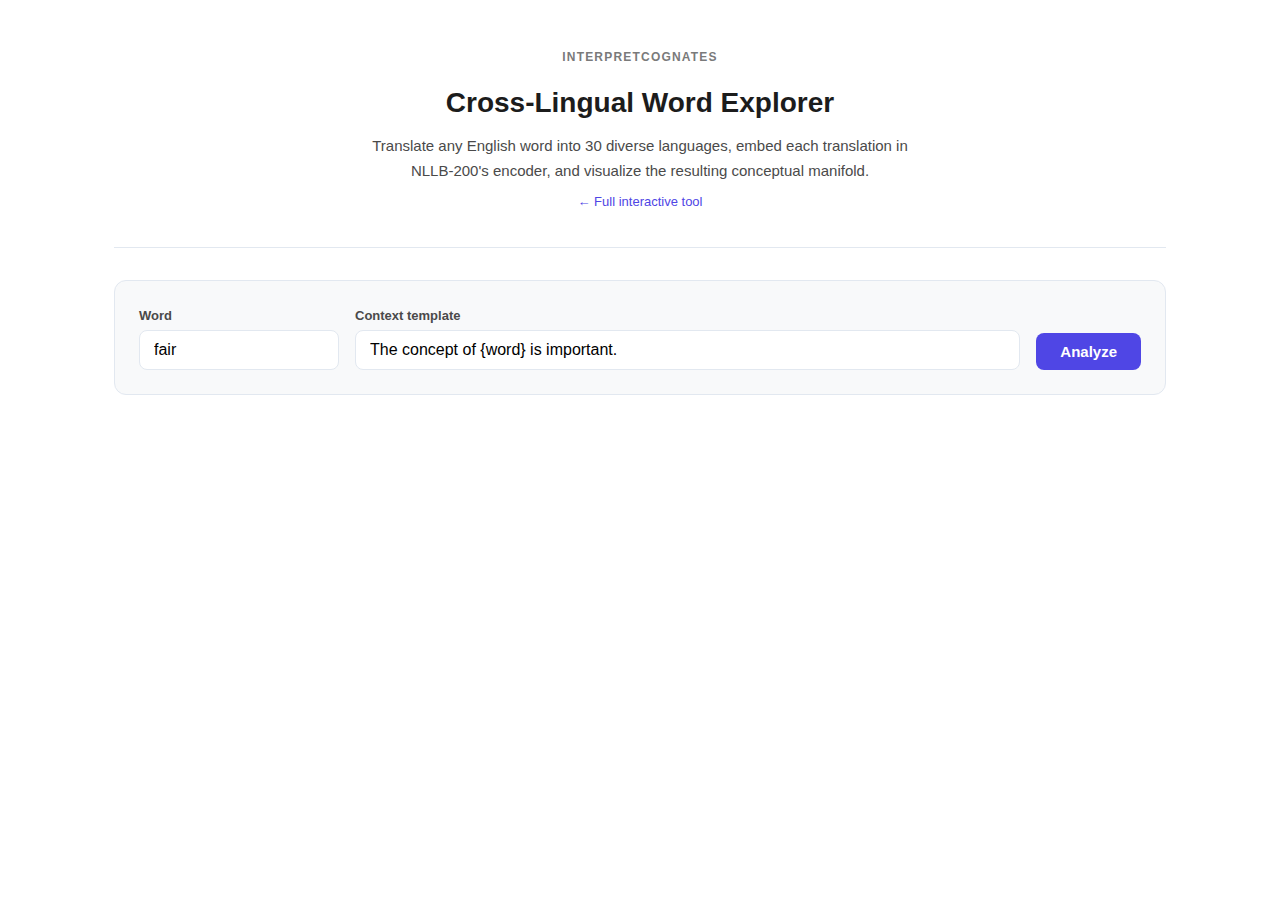
<file: backend/app/static/explore.html>
<!doctype html>
<html lang="en">
<head>
  <meta charset="UTF-8" />
  <meta name="viewport" content="width=device-width, initial-scale=1.0" />
  <title>Word Explorer — InterpretCognates</title>
  <script src="https://cdn.plot.ly/plotly-2.35.2.min.js"></script>
  <style>
    *, *::before, *::after { box-sizing: border-box; margin: 0; padding: 0; }

    :root {
      --fg: #1c1c1c;
      --fg-muted: #4a4a4a;
      --fg-dim: #7a7a7a;
      --bg: #ffffff;
      --bg-card: #f8f9fa;
      --border: #e2e8f0;
      --accent: #4f46e5;
      --accent-light: #eef2ff;
      --sans: -apple-system, "Segoe UI", Roboto, Helvetica, Arial, sans-serif;
      --mono: "SF Mono", "Fira Code", Menlo, Consolas, monospace;
    }

    html { scroll-behavior: smooth; }

    body {
      font-family: var(--sans);
      font-size: 16px;
      line-height: 1.65;
      color: var(--fg);
      background: var(--bg);
      -webkit-font-smoothing: antialiased;
    }

    .page {
      max-width: 1100px;
      margin: 0 auto;
      padding: 0 24px 80px;
    }

    header {
      text-align: center;
      padding: 48px 0 32px;
      border-bottom: 1px solid var(--border);
      margin-bottom: 32px;
    }

    header .overline {
      font-size: 12px;
      font-weight: 600;
      letter-spacing: 0.1em;
      text-transform: uppercase;
      color: var(--fg-dim);
      margin-bottom: 12px;
    }

    header h1 {
      font-size: 28px;
      font-weight: 700;
      margin-bottom: 8px;
    }

    header p {
      color: var(--fg-muted);
      max-width: 560px;
      margin: 0 auto;
      font-size: 15px;
    }

    .controls {
      background: var(--bg-card);
      border: 1px solid var(--border);
      border-radius: 12px;
      padding: 24px;
      display: flex;
      flex-wrap: wrap;
      gap: 16px;
      align-items: end;
    }

    .controls label {
      display: flex;
      flex-direction: column;
      gap: 4px;
      font-size: 13px;
      font-weight: 600;
      color: var(--fg-muted);
    }

    .controls input {
      border: 1px solid var(--border);
      border-radius: 8px;
      padding: 10px 14px;
      font-size: 16px;
      font-family: var(--sans);
      width: 100%;
      transition: border-color 0.15s;
    }

    .controls input:focus {
      outline: none;
      border-color: var(--accent);
      box-shadow: 0 0 0 3px rgba(79, 70, 229, 0.12);
    }

    .field-word { flex: 0 0 200px; }
    .field-context { flex: 1 1 300px; }

    .controls button {
      border: none;
      border-radius: 8px;
      background: var(--accent);
      color: white;
      font-weight: 600;
      font-size: 15px;
      padding: 10px 24px;
      cursor: pointer;
      transition: background 0.15s;
      white-space: nowrap;
    }

    .controls button:hover { background: #4338ca; }
    .controls button:disabled { background: #94a3b8; cursor: not-allowed; }

    .section {
      margin-top: 32px;
    }

    .section h2 {
      font-size: 18px;
      font-weight: 700;
      margin-bottom: 12px;
      padding-bottom: 8px;
      border-bottom: 1px solid var(--border);
    }

    .section-note {
      font-size: 14px;
      color: var(--fg-muted);
      margin-bottom: 16px;
    }

    .stats-row {
      display: flex;
      flex-wrap: wrap;
      gap: 12px;
      margin-bottom: 20px;
    }

    .stat-badge {
      background: var(--bg-card);
      border: 1px solid var(--border);
      border-radius: 8px;
      padding: 10px 16px;
      text-align: center;
      min-width: 120px;
    }

    .stat-badge .val {
      display: block;
      font-size: 20px;
      font-weight: 700;
      color: var(--accent);
    }

    .stat-badge .lbl {
      font-size: 11px;
      color: var(--fg-dim);
      text-transform: uppercase;
      letter-spacing: 0.04em;
    }

    .translations-grid {
      display: grid;
      grid-template-columns: repeat(auto-fill, minmax(280px, 1fr));
      gap: 12px;
      margin-top: 12px;
    }

    .family-group {
      background: var(--bg-card);
      border: 1px solid var(--border);
      border-radius: 8px;
      padding: 12px 14px;
    }

    .family-header {
      font-size: 12px;
      font-weight: 700;
      text-transform: uppercase;
      letter-spacing: 0.06em;
      margin-bottom: 6px;
      padding-bottom: 4px;
      border-bottom: 2px solid var(--border);
    }

    .trans-line {
      display: flex;
      justify-content: space-between;
      align-items: baseline;
      padding: 3px 0;
      font-size: 14px;
    }

    .trans-lang {
      color: var(--fg-dim);
      font-size: 12px;
      min-width: 80px;
    }

    .trans-word {
      font-weight: 600;
      color: var(--fg);
      text-align: right;
    }

    .chart-container {
      border: 1px solid var(--border);
      border-radius: 8px;
      overflow: hidden;
      margin-top: 8px;
    }

    .loading {
      text-align: center;
      padding: 40px;
      color: var(--fg-dim);
      font-style: italic;
    }

    .loading .spinner {
      display: inline-block;
      width: 28px;
      height: 28px;
      border: 3px solid var(--border);
      border-top-color: var(--accent);
      border-radius: 50%;
      animation: spin 0.8s linear infinite;
      margin-bottom: 12px;
    }

    @keyframes spin { to { transform: rotate(360deg); } }

    .error-msg {
      background: #fef2f2;
      border: 1px solid #fecaca;
      color: #b91c1c;
      padding: 12px 16px;
      border-radius: 8px;
      font-size: 14px;
    }

    .back-link {
      display: inline-block;
      margin-top: 8px;
      font-size: 13px;
      color: var(--accent);
      text-decoration: none;
    }

    .back-link:hover { text-decoration: underline; }

    .toggle-row {
      display: flex;
      gap: 6px;
      margin-bottom: 8px;
    }

    .toggle-btn {
      background: var(--bg-card);
      border: 1px solid var(--border);
      color: var(--fg-muted);
      font-size: 12px;
      font-weight: 600;
      padding: 5px 12px;
      border-radius: 6px;
      cursor: pointer;
    }

    .toggle-btn.active {
      background: var(--accent);
      color: white;
      border-color: var(--accent);
    }
  </style>
</head>
<body>
<div class="page">

  <header>
    <div class="overline">InterpretCognates</div>
    <h1>Cross-Lingual Word Explorer</h1>
    <p>
      Translate any English word into 30 diverse languages, embed each translation
      in NLLB-200's encoder, and visualize the resulting conceptual manifold.
    </p>
    <a href="/legacy" class="back-link">&larr; Full interactive tool</a>
  </header>

  <div class="controls">
    <label class="field-word">
      Word
      <input id="wordInput" value="fair" placeholder="e.g. fair, justice, river" />
    </label>
    <label class="field-context">
      Context template
      <input id="contextInput" value="The concept of {word} is important." />
    </label>
    <button id="runBtn">Analyze</button>
  </div>

  <div id="status"></div>

  <div class="section" id="statsSection" style="display:none">
    <h2>Manifold Statistics</h2>
    <div id="stats" class="stats-row"></div>
  </div>

  <div class="section" id="translationsSection" style="display:none">
    <h2>Translations</h2>
    <p class="section-note">
      Each translation was produced by NLLB-200 and then re-embedded in the carrier sentence.
    </p>
    <div id="translations" class="translations-grid"></div>
  </div>

  <div class="section" id="scatterSection" style="display:none">
    <h2>Concept Manifold (3D PCA)</h2>
    <p class="section-note">
      Each point is one language's translation embedded by the NLLB-200 encoder.
      Colors represent language families. Tight clustering = high cross-lingual convergence.
    </p>
    <div class="toggle-row">
      <button id="pcaRawBtn" class="toggle-btn active">Language Clusters</button>
      <button id="pcaCenteredBtn" class="toggle-btn">Mean-Centered</button>
    </div>
    <div class="toggle-row">
      <span style="font-size:12px;color:var(--fg-dim);margin-right:6px">Labels:</span>
      <button class="toggle-btn label-btn active" data-mode="lang">Language</button>
      <button class="toggle-btn label-btn" data-mode="word">Translation</button>
      <button class="toggle-btn label-btn" data-mode="both">Both</button>
    </div>
    <div class="chart-container">
      <div id="scatter"></div>
    </div>
  </div>

  <div class="section" id="simSection" style="display:none">
    <h2>Cross-Language Similarity Matrix</h2>
    <p class="section-note">
      Pairwise cosine similarity between encoder embeddings. Languages sorted by family.
    </p>
    <div class="chart-container">
      <div id="similarity"></div>
    </div>
  </div>

</div>

<script>
// ── Language data ──────────────────────────────────────────────────
const FAMILIES = [
  { family: "IE: Romance", langs: [
    { code: "spa_Latn", name: "Spanish" }, { code: "fra_Latn", name: "French" },
    { code: "ita_Latn", name: "Italian" }, { code: "por_Latn", name: "Portuguese" },
    { code: "ron_Latn", name: "Romanian" }, { code: "cat_Latn", name: "Catalan" },
    { code: "glg_Latn", name: "Galician" },
  ]},
  { family: "IE: Germanic", langs: [
    { code: "deu_Latn", name: "German" }, { code: "nld_Latn", name: "Dutch" },
    { code: "swe_Latn", name: "Swedish" }, { code: "afr_Latn", name: "Afrikaans" },
  ]},
  { family: "IE: Slavic", langs: [
    { code: "rus_Cyrl", name: "Russian" }, { code: "pol_Latn", name: "Polish" },
    { code: "ces_Latn", name: "Czech" }, { code: "bul_Cyrl", name: "Bulgarian" },
  ]},
  { family: "IE: Indo-Iranian", langs: [
    { code: "hin_Deva", name: "Hindi" }, { code: "pes_Arab", name: "Persian" },
    { code: "ben_Beng", name: "Bengali" },
  ]},
  { family: "IE: Hellenic", langs: [{ code: "ell_Grek", name: "Greek" }] },
  { family: "IE: Baltic", langs: [{ code: "lit_Latn", name: "Lithuanian" }] },
  { family: "IE: Celtic", langs: [{ code: "gle_Latn", name: "Irish" }] },
  { family: "IE: Armenian", langs: [{ code: "hye_Armn", name: "Armenian" }] },
  { family: "IE: Albanian", langs: [{ code: "als_Latn", name: "Albanian" }] },
  { family: "Sino-Tibetan", langs: [{ code: "zho_Hans", name: "Chinese" }] },
  { family: "Japonic & Koreanic", langs: [
    { code: "jpn_Jpan", name: "Japanese" }, { code: "kor_Hang", name: "Korean" },
  ]},
  { family: "Afro-Asiatic", langs: [
    { code: "arb_Arab", name: "Arabic" }, { code: "heb_Hebr", name: "Hebrew" },
    { code: "amh_Ethi", name: "Amharic" },
  ]},
  { family: "Dravidian", langs: [
    { code: "tam_Taml", name: "Tamil" }, { code: "tel_Telu", name: "Telugu" },
  ]},
  { family: "Turkic", langs: [
    { code: "tur_Latn", name: "Turkish" }, { code: "kaz_Cyrl", name: "Kazakh" },
  ]},
  { family: "Austroasiatic", langs: [{ code: "vie_Latn", name: "Vietnamese" }] },
  { family: "Tai-Kadai", langs: [{ code: "tha_Thai", name: "Thai" }] },
  { family: "Austronesian", langs: [
    { code: "ind_Latn", name: "Indonesian" }, { code: "tgl_Latn", name: "Tagalog" },
  ]},
  { family: "Niger-Congo", langs: [
    { code: "swh_Latn", name: "Swahili" }, { code: "yor_Latn", name: "Yoruba" },
  ]},
  { family: "Uralic", langs: [{ code: "fin_Latn", name: "Finnish" }] },
];

const LANG_MAP = new Map();
FAMILIES.forEach(g => g.langs.forEach(l => LANG_MAP.set(l.code, { ...l, family: g.family })));

const TARGET_LANGS = FAMILIES.flatMap(g => g.langs.map(l => l.code));

function langName(code) { const e = LANG_MAP.get(code); return e ? e.name : code; }
function langFamily(code) { const e = LANG_MAP.get(code); return e ? e.family : "Unknown"; }

const FAMILY_COLORS = {
  "IE: Romance": "#6366f1", "IE: Germanic": "#4f46e5", "IE: Slavic": "#4338ca",
  "IE: Indo-Iranian": "#7c3aed", "IE: Hellenic": "#3730a3", "IE: Baltic": "#a5b4fc",
  "IE: Celtic": "#818cf8", "IE: Armenian": "#5b21b6", "IE: Albanian": "#8b5cf6",
  "Sino-Tibetan": "#e53e3e", "Japonic & Koreanic": "#dd6b20",
  "Afro-Asiatic": "#d69e2e", "Dravidian": "#38a169", "Turkic": "#319795",
  "Austroasiatic": "#2b6cb0", "Tai-Kadai": "#3182ce", "Austronesian": "#805ad5",
  "Niger-Congo": "#b7791f", "Uralic": "#c53030", "Unknown": "#718096",
};

// ── State ──────────────────────────────────────────────────────────
let lastData = null;
let pcaMode = "raw";
let labelMode = "lang";

// ── DOM refs ───────────────────────────────────────────────────────
const wordInput = document.getElementById("wordInput");
const contextInput = document.getElementById("contextInput");
const runBtn = document.getElementById("runBtn");
const statusEl = document.getElementById("status");

// ── Run analysis ───────────────────────────────────────────────────
wordInput.addEventListener("keydown", e => { if (e.key === "Enter") runBtn.click(); });

runBtn.addEventListener("click", async () => {
  const word = wordInput.value.trim();
  if (!word) return;

  runBtn.disabled = true;
  runBtn.textContent = "Analyzing…";
  statusEl.innerHTML = `<div class="loading"><div class="spinner"></div><br>Translating "${word}" into ${TARGET_LANGS.length} languages and computing embeddings…<br><span style="font-size:12px">(This may take 30–60 seconds on first run while the model loads.)</span></div>`;
  hideSections();

  try {
    const resp = await fetch("/api/analyze", {
      method: "POST",
      headers: { "Content-Type": "application/json" },
      body: JSON.stringify({
        concept: word,
        source_lang: "eng_Latn",
        target_langs: TARGET_LANGS.filter(c => c !== "eng_Latn"),
        context_template: contextInput.value.trim(),
        isotropy_corrected: false,
      }),
    });

    if (!resp.ok) throw new Error(`API error ${resp.status}`);
    lastData = await resp.json();
    statusEl.innerHTML = "";
    renderAll();
  } catch (err) {
    statusEl.innerHTML = `<div class="error-msg">Error: ${err.message}</div>`;
  } finally {
    runBtn.disabled = false;
    runBtn.textContent = "Analyze";
  }
});

function hideSections() {
  ["statsSection", "translationsSection", "scatterSection", "simSection"]
    .forEach(id => document.getElementById(id).style.display = "none");
}

// ── Render all sections ────────────────────────────────────────────
function renderAll() {
  if (!lastData) return;
  renderStats();
  renderTranslations();
  renderScatter();
  renderSimilarity();
  ["statsSection", "translationsSection", "scatterSection", "simSection"]
    .forEach(id => document.getElementById(id).style.display = "");
}

// ── Stats ──────────────────────────────────────────────────────────
function renderStats() {
  const m = lastData.similarity_matrix;
  const n = m.length;
  let sum = 0, count = 0, min = 1, max = 0;
  for (let i = 0; i < n; i++) {
    for (let j = i + 1; j < n; j++) {
      const v = m[i][j];
      sum += v; count++;
      if (v < min) min = v;
      if (v > max) max = v;
    }
  }
  const mean = sum / count;
  let varSum = 0;
  for (let i = 0; i < n; i++)
    for (let j = i + 1; j < n; j++)
      varSum += (m[i][j] - mean) ** 2;
  const std = Math.sqrt(varSum / count);

  document.getElementById("stats").innerHTML = [
    badge(n, "Languages"),
    badge(mean.toFixed(4), "Mean Similarity"),
    badge(std.toFixed(4), "Std Dev"),
    badge(min.toFixed(4), "Min"),
    badge(max.toFixed(4), "Max"),
    badge(count, "Pairs"),
  ].join("");
}

function badge(val, lbl) {
  return `<div class="stat-badge"><span class="val">${val}</span><span class="lbl">${lbl}</span></div>`;
}

// ── Translations ───────────────────────────────────────────────────
function renderTranslations() {
  const el = document.getElementById("translations");
  const grouped = {};
  lastData.translations.forEach(t => {
    const fam = langFamily(t.lang);
    if (!grouped[fam]) grouped[fam] = [];
    grouped[fam].push(t);
  });

  const familyOrder = FAMILIES.map(f => f.family);
  const sorted = familyOrder.filter(f => grouped[f]);
  Object.keys(grouped).forEach(f => { if (!sorted.includes(f)) sorted.push(f); });

  el.innerHTML = sorted.map(fam => {
    const color = FAMILY_COLORS[fam] || FAMILY_COLORS.Unknown;
    const items = grouped[fam].map(t =>
      `<div class="trans-line"><span class="trans-lang">${langName(t.lang)}</span><span class="trans-word">${t.text}</span></div>`
    ).join("");
    return `<div class="family-group"><div class="family-header" style="border-bottom-color:${color};color:${color}">${fam}</div>${items}</div>`;
  }).join("");
}

// ── 3D PCA Scatter ─────────────────────────────────────────────────
function renderScatter() {
  const points = pcaMode === "centered" && lastData.embedding_points_centered
    ? lastData.embedding_points_centered
    : lastData.embedding_points;

  const words = lastData.translated_words || [];
  const byFamily = {};
  points.forEach((p, i) => {
    const fam = langFamily(p.label);
    if (!byFamily[fam]) byFamily[fam] = { x: [], y: [], z: [], text: [], hover: [] };
    const g = byFamily[fam];
    g.x.push(p.x); g.y.push(p.y); g.z.push(p.z || 0);
    const name = langName(p.label);
    const word = words[i] || "";
    g.text.push(labelMode === "word" ? word : labelMode === "both" ? `${name}: ${word}` : name);
    g.hover.push(`<b>${name}</b><br>${fam}<br>${word}`);
  });

  const traces = Object.entries(byFamily).map(([fam, g]) => ({
    type: "scatter3d", mode: "markers+text",
    x: g.x, y: g.y, z: g.z, text: g.text,
    textposition: "top center",
    textfont: { size: labelMode === "lang" ? 10 : 8 },
    hovertext: g.hover, hoverinfo: "text",
    marker: { size: 7, color: FAMILY_COLORS[fam] || FAMILY_COLORS.Unknown, opacity: 0.9 },
    name: fam,
  }));

  Plotly.newPlot("scatter", traces, {
    margin: { l: 0, r: 0, t: 10, b: 0 },
    scene: {
      xaxis: { title: "PC1", showgrid: true, zeroline: false, gridcolor: "#f1f5f9" },
      yaxis: { title: "PC2", showgrid: true, zeroline: false, gridcolor: "#f1f5f9" },
      zaxis: { title: "PC3", showgrid: true, zeroline: false, gridcolor: "#f1f5f9" },
      camera: { eye: { x: 1.4, y: 1.4, z: 1.0 } },
      bgcolor: "white",
    },
    legend: { orientation: "h", y: -0.05, font: { size: 10 } },
    height: 560,
    paper_bgcolor: "white",
    plot_bgcolor: "white",
  }, { responsive: true, displayModeBar: false });
}

// ── Similarity Heatmap ─────────────────────────────────────────────
function renderSimilarity() {
  const codes = lastData.labels;
  const matrix = lastData.similarity_matrix;

  const sorted = codes
    .map((code, i) => ({ code, i, family: langFamily(code), name: langName(code) }))
    .sort((a, b) => a.family.localeCompare(b.family) || a.name.localeCompare(b.name));

  const names = sorted.map(d => d.name);
  const sortedMatrix = sorted.map(ri => sorted.map(ci => matrix[ri.i][ci.i]));

  const n = names.length;
  const cellPx = Math.max(16, Math.min(24, Math.floor(700 / n)));
  const height = Math.max(500, n * cellPx + 200);
  const labelPx = Math.max(100, Math.max(...names.map(s => s.length)) * 7 + 20);

  Plotly.newPlot("similarity", [{
    z: sortedMatrix, x: names, y: names,
    type: "heatmap",
    colorscale: [[0, "#f7f7f7"], [0.25, "#c9b4d8"], [0.5, "#8c6bb1"], [0.75, "#6a3d9a"], [1, "#2d004b"]],
    zmin: 0, zmax: 1,
    hoverongaps: false,
    hovertemplate: "<b>%{y}</b> × <b>%{x}</b><br>similarity: %{z:.3f}<extra></extra>",
    colorbar: { thickness: 14, len: 0.5, y: 0.5 },
  }], {
    height,
    margin: { l: labelPx, r: 20, t: 10, b: labelPx },
    xaxis: { tickangle: -45, tickfont: { size: 10 } },
    yaxis: { tickfont: { size: 10 }, autorange: "reversed" },
    paper_bgcolor: "white",
    plot_bgcolor: "white",
  }, { responsive: true, displayModeBar: false });
}

// ── PCA toggle ─────────────────────────────────────────────────────
document.getElementById("pcaRawBtn").addEventListener("click", function() {
  pcaMode = "raw";
  this.classList.add("active");
  document.getElementById("pcaCenteredBtn").classList.remove("active");
  if (lastData) renderScatter();
});

document.getElementById("pcaCenteredBtn").addEventListener("click", function() {
  pcaMode = "centered";
  this.classList.add("active");
  document.getElementById("pcaRawBtn").classList.remove("active");
  if (lastData) renderScatter();
});

document.querySelectorAll(".label-btn").forEach(btn => {
  btn.addEventListener("click", function() {
    document.querySelectorAll(".label-btn").forEach(b => b.classList.remove("active"));
    this.classList.add("active");
    labelMode = this.dataset.mode;
    if (lastData) renderScatter();
  });
});
</script>
</body>
</html>
</file>
<file: docs/blog.css>
/* InterpretCognates — neutral academic blog layout */

/* ── Reset & Base ──────────────────────────────────────────── */
*, *::before, *::after { box-sizing: border-box; margin: 0; padding: 0; }

:root {
  --text-col: 780px;
  --figure-col: 1100px;
  --max-page: 1200px;
  --serif: Georgia, "Times New Roman", Times, serif;
  --sans: -apple-system, "Segoe UI", Roboto, Helvetica, Arial, sans-serif;
  --mono: "SF Mono", "Fira Code", "Fira Mono", Menlo, Consolas, monospace;

  --fg: #1c1c1c;
  --fg-muted: #4a4a4a;
  --fg-dim: #7a7a7a;
  --bg: #ffffff;
  --bg-card: #f8f8f8;
  --bg-code: #f3f3f3;
  --border: #dcdcdc;
  --accent: #2c5282;
  --accent-light: #ebf1fa;
  --link: #2c5282;
}

html { scroll-behavior: smooth; }

body {
  font-family: var(--sans);
  font-size: 17px;
  line-height: 1.75;
  color: var(--fg);
  background: var(--bg);
  -webkit-font-smoothing: antialiased;
}

/* ── Article container ─────────────────────────────────────── */
.article {
  max-width: var(--max-page);
  margin: 0 auto;
  padding: 0 24px 80px;
}

/* ── Header ────────────────────────────────────────────────── */
.article-header {
  max-width: var(--text-col);
  margin: 60px auto 0;
  padding-bottom: 40px;
  border-bottom: 1px solid var(--border);
}

.article-header .overline {
  font-family: var(--sans);
  font-size: 13px;
  font-weight: 600;
  letter-spacing: 0.08em;
  text-transform: uppercase;
  color: var(--fg-dim);
  margin-bottom: 16px;
}

.article-header h1 {
  font-family: var(--serif);
  font-size: 2.5rem;
  font-weight: 700;
  line-height: 1.18;
  color: var(--fg);
  margin-bottom: 20px;
}

.article-header .subtitle {
  font-size: 1.1rem;
  line-height: 1.65;
  color: var(--fg-muted);
  max-width: 620px;
}

.article-header .meta {
  margin-top: 24px;
  font-size: 0.88rem;
  color: var(--fg-dim);
}

/* ── Table of contents ─────────────────────────────────────── */
.toc {
  max-width: var(--text-col);
  margin: 40px auto;
  padding: 24px 28px;
  background: var(--bg-card);
  border: 1px solid var(--border);
  border-radius: 4px;
}

.toc h2 {
  font-family: var(--sans);
  font-size: 0.82rem;
  font-weight: 700;
  letter-spacing: 0.06em;
  text-transform: uppercase;
  color: var(--fg-dim);
  margin-bottom: 14px;
}

.toc ol {
  list-style: none;
  counter-reset: toc;
  padding: 0;
}

.toc li {
  counter-increment: toc;
  margin-bottom: 6px;
}

.toc li::before {
  content: counter(toc) ".";
  display: inline-block;
  width: 26px;
  color: var(--fg-dim);
  font-size: 0.88rem;
  font-weight: 500;
}

.toc a {
  color: var(--fg);
  text-decoration: none;
  font-size: 0.95rem;
  font-weight: 500;
  transition: color 0.15s;
}

.toc a:hover { color: var(--accent); }

/* ── Prose sections ────────────────────────────────────────── */
.prose {
  max-width: var(--text-col);
  margin: 0 auto;
}

.prose h2 {
  font-family: var(--serif);
  font-size: 1.65rem;
  font-weight: 700;
  line-height: 1.25;
  margin: 56px 0 16px;
  padding-top: 20px;
}

.prose h3 {
  font-family: var(--serif);
  font-size: 1.25rem;
  font-weight: 700;
  line-height: 1.3;
  margin: 40px 0 12px;
}

.prose p {
  margin-bottom: 18px;
}

.prose a {
  color: var(--link);
  text-decoration: underline;
  text-underline-offset: 2px;
}

.prose ul, .prose ol {
  margin: 0 0 18px 24px;
}

.prose li {
  margin-bottom: 6px;
}

.prose strong {
  font-weight: 650;
}

.prose code {
  font-family: var(--mono);
  font-size: 0.88em;
  background: var(--bg-code);
  padding: 2px 6px;
  border-radius: 3px;
}

/* ── Callout boxes ─────────────────────────────────────────── */
.callout {
  max-width: var(--text-col);
  margin: 28px auto;
  padding: 20px 24px;
  border-left: 3px solid var(--accent);
  background: var(--accent-light);
  border-radius: 0 4px 4px 0;
}

.callout .callout-label {
  font-family: var(--sans);
  font-size: 0.78rem;
  font-weight: 700;
  letter-spacing: 0.06em;
  text-transform: uppercase;
  color: var(--accent);
  margin-bottom: 8px;
}

.callout p {
  font-size: 0.95rem;
  line-height: 1.6;
  color: var(--fg);
  margin: 0;
}

.callout p + p { margin-top: 10px; }

/* ── Figure containers ─────────────────────────────────────── */
.figure {
  max-width: var(--figure-col);
  margin: 36px auto;
}

.figure-inner {
  background: var(--bg-card);
  border: 1px solid var(--border);
  border-radius: 4px;
  padding: 20px;
  overflow: hidden;
}

.figure-caption {
  max-width: var(--text-col);
  margin: 12px auto 0;
  font-size: 0.88rem;
  line-height: 1.55;
  color: var(--fg-muted);
}

.figure-caption strong {
  color: var(--fg);
  font-weight: 650;
}

.figure-row {
  display: grid;
  grid-template-columns: 1fr 1fr;
  gap: 16px;
}

@media (max-width: 700px) {
  .figure-row { grid-template-columns: 1fr; }
}

/* Plotly chart containers */
.chart {
  width: 100%;
  min-height: 500px;
}

.chart-short { min-height: 400px; }
.chart-tall { min-height: 740px; }

.dendro-scroll-outer {
  overflow-x: auto;
  -webkit-overflow-scrolling: touch;
}

/* ── Stat badges ───────────────────────────────────────────── */
.stat-row {
  display: flex;
  flex-wrap: wrap;
  gap: 12px;
  margin: 16px 0;
}

.stat-badge {
  display: inline-flex;
  flex-direction: column;
  align-items: center;
  background: var(--bg-card);
  border: 1px solid var(--border);
  border-radius: 4px;
  padding: 12px 20px;
  min-width: 120px;
}

.stat-badge .stat-value {
  font-family: var(--mono);
  font-size: 1.3rem;
  font-weight: 700;
  color: var(--fg);
}

.stat-badge .stat-label {
  font-size: 0.78rem;
  color: var(--fg-dim);
  margin-top: 4px;
  text-align: center;
}

.stat-badge.significant {
  border-color: #22c55e;
  background: #f0fdf4;
}

.stat-badge.significant .stat-value { color: #15803d; }

/* ── Translation table ─────────────────────────────────────── */
.translation-grid {
  columns: 3;
  column-gap: 24px;
  margin: 16px 0;
}

.family-group {
  break-inside: avoid;
  margin-bottom: 6px;
}

.family-header {
  font-size: 0.62rem;
  font-weight: 600;
  letter-spacing: 0.06em;
  text-transform: uppercase;
  padding: 6px 0 1px 0;
  color: var(--fg-dim);
  border-left: none;
  margin-bottom: 0;
}

.trans-line {
  display: flex;
  align-items: baseline;
  gap: 0;
  padding: 2px 0;
  line-height: 1.45;
  white-space: nowrap;
  overflow: hidden;
}

.trans-lang {
  font-weight: 500;
  font-size: 0.72rem;
  width: 140px;
  min-width: 140px;
  flex-shrink: 0;
  color: var(--fg-dim);
  text-align: right;
  padding-right: 20px;
  box-sizing: border-box;
}

.trans-text {
  font-size: 0.95rem;
  color: var(--fg);
  overflow: hidden;
  text-overflow: ellipsis;
}

.trans-word {
  color: var(--accent);
  font-weight: 700;
}

.translation-item {
  display: flex;
  align-items: baseline;
  gap: 8px;
  padding: 4px 10px;
  font-size: 0.88rem;
  line-height: 1.4;
}

.lang-badge {
  display: inline-block;
  font-size: 0.75rem;
  font-weight: 600;
  color: white;
  padding: 2px 8px;
  border-radius: 3px;
  white-space: nowrap;
  flex-shrink: 0;
}

/* ── Hypothesis / question boxes ───────────────────────────── */
.hypothesis-box {
  max-width: var(--text-col);
  margin: 24px auto;
  padding: 20px 24px;
  background: var(--bg-card);
  border: 1px solid var(--border);
  border-left: 3px solid var(--accent);
  border-radius: 0 4px 4px 0;
}

.hypothesis-box .hypothesis-label {
  font-family: var(--sans);
  font-size: 0.78rem;
  font-weight: 700;
  letter-spacing: 0.06em;
  text-transform: uppercase;
  color: var(--accent);
  margin-bottom: 8px;
}

.hypothesis-box p {
  font-size: 0.95rem;
  line-height: 1.6;
  margin: 0;
}

/* ── Interactive explorer section ──────────────────────────── */
.explorer {
  max-width: var(--figure-col);
  margin: 48px auto;
  padding: 28px;
  background: var(--bg-card);
  border: 1px solid var(--border);
  border-radius: 4px;
}

.explorer h2 {
  font-family: var(--serif);
  font-size: 1.4rem;
  margin-bottom: 8px;
}

.explorer p.desc {
  color: var(--fg-muted);
  font-size: 0.92rem;
  margin-bottom: 20px;
}

.explorer-controls {
  display: grid;
  grid-template-columns: 1fr 1fr 2fr;
  gap: 12px;
  margin-bottom: 16px;
}

.explorer-controls label {
  display: flex;
  flex-direction: column;
  gap: 5px;
  font-size: 0.88rem;
  font-weight: 500;
  color: var(--fg-muted);
}

.explorer-controls input,
.explorer-controls select {
  border: 1px solid var(--border);
  border-radius: 3px;
  padding: 8px 10px;
  font-size: 0.92rem;
  font-family: var(--sans);
  background: var(--bg);
}

.explorer-controls .full-span {
  grid-column: 1 / -1;
}

.explorer-btn {
  border: none;
  border-radius: 4px;
  background: var(--accent);
  color: white;
  font-weight: 600;
  padding: 10px 20px;
  font-size: 0.95rem;
  cursor: pointer;
  transition: background 0.15s;
}

.explorer-btn:hover { background: #1e3a5f; }
.explorer-btn:disabled { background: var(--fg-dim); cursor: not-allowed; }

/* ── Loading states ────────────────────────────────────────── */
.loading-placeholder {
  display: flex;
  align-items: center;
  justify-content: center;
  min-height: 300px;
  color: var(--fg-dim);
  font-size: 0.92rem;
}

.spinner {
  display: inline-block;
  width: 20px;
  height: 20px;
  border: 2px solid var(--border);
  border-top-color: var(--accent);
  border-radius: 50%;
  animation: spin 0.7s linear infinite;
  margin-right: 10px;
}

@keyframes spin { to { transform: rotate(360deg); } }

/* ── Responsive ────────────────────────────────────────────── */
@media (max-width: 780px) {
  .article-header h1 { font-size: 2rem; }
  .prose h2 { font-size: 1.4rem; }
  .figure { max-width: 100%; }
  .explorer-controls { grid-template-columns: 1fr; }
  body { font-size: 16px; }
}

/* ── Section divider ───────────────────────────────────────── */
.section-divider {
  max-width: var(--text-col);
  margin: 48px auto;
  border: none;
  border-top: 1px solid var(--border);
}

/* ── Footer ────────────────────────────────────────────────── */
.article-footer {
  max-width: var(--text-col);
  margin: 60px auto 0;
  padding-top: 24px;
  border-top: 1px solid var(--border);
  font-size: 0.85rem;
  color: var(--fg-dim);
  line-height: 1.6;
}

/* ── Swadesh ranking inline table ──────────────────────────── */
.ranking-table {
  width: 100%;
  border-collapse: collapse;
  font-size: 0.9rem;
  margin: 16px 0;
}

.ranking-table th {
  text-align: left;
  font-weight: 650;
  font-size: 0.78rem;
  letter-spacing: 0.04em;
  text-transform: uppercase;
  color: var(--fg-dim);
  padding: 8px 10px;
  border-bottom: 2px solid var(--border);
}

.ranking-table td {
  padding: 7px 10px;
  border-bottom: 1px solid var(--border);
}

.ranking-table tr:last-child td { border-bottom: none; }

.ranking-table .rank-num {
  font-weight: 700;
  color: var(--fg-dim);
  width: 36px;
}

.ranking-table .bar-cell {
  width: 180px;
}

.inline-bar {
  height: 14px;
  border-radius: 2px;
  background: var(--accent);
  opacity: 0.6;
}

/* ── Improvement arrow display (conceptual store) ─────────── */
.improvement-display {
  display: flex;
  align-items: center;
  gap: 24px;
  margin: 20px 0;
  flex-wrap: wrap;
  max-width: var(--text-col);
  margin-left: auto;
  margin-right: auto;
}

.ratio-box {
  text-align: center;
  padding: 16px 24px;
  background: var(--bg-card);
  border: 1px solid var(--border);
  border-radius: 4px;
  min-width: 140px;
}

.ratio-box .ratio-label {
  font-size: 0.75rem;
  font-weight: 600;
  letter-spacing: 0.04em;
  text-transform: uppercase;
  color: var(--fg-dim);
  margin-bottom: 4px;
}

.ratio-box .ratio-value {
  font-family: var(--mono);
  font-size: 1.6rem;
  font-weight: 800;
  color: var(--fg);
}

.improvement-arrow {
  display: flex;
  flex-direction: column;
  align-items: center;
  gap: 2px;
}

.improvement-arrow .arrow-icon {
  font-size: 2rem;
  line-height: 1;
}

.improvement-arrow .arrow-factor {
  font-family: var(--mono);
  font-size: 1.15rem;
  font-weight: 800;
}

.improvement-arrow.above-threshold .arrow-icon,
.improvement-arrow.above-threshold .arrow-factor { color: #15803d; }
.improvement-arrow.below-threshold .arrow-icon,
.improvement-arrow.below-threshold .arrow-factor { color: #b45309; }

.threshold-bar-wrap {
  max-width: var(--text-col);
  margin: 0 auto;
}

.threshold-bar {
  margin-top: 8px;
  height: 28px;
  background: #f1f5f9;
  border-radius: 3px;
  position: relative;
  overflow: hidden;
  max-width: 480px;
}

.threshold-bar .fill {
  height: 100%;
  border-radius: 3px;
  transition: width 0.6s ease;
}

.threshold-bar .mark {
  position: absolute;
  top: 0;
  height: 100%;
  width: 2px;
  background: var(--fg);
}

.threshold-bar .mark-label {
  position: absolute;
  top: -18px;
  font-size: 0.72rem;
  font-weight: 600;
  color: var(--fg-dim);
  transform: translateX(-50%);
}

/* ── Methodology cards ────────────────────────────────────── */
.method-grid {
  display: grid;
  grid-template-columns: repeat(auto-fit, minmax(220px, 1fr));
  gap: 14px;
  max-width: var(--figure-col);
  margin: 20px auto;
}

.method-card {
  background: var(--bg-card);
  border: 1px solid var(--border);
  border-radius: 4px;
  padding: 18px;
}

.method-card h4 {
  font-family: var(--sans);
  font-size: 0.92rem;
  font-weight: 700;
  margin-bottom: 6px;
}

.method-card p {
  font-size: 0.84rem;
  color: var(--fg-muted);
  line-height: 1.6;
  margin: 0;
}

/* ── Convergence scatter (all Swadesh words) ─────────────── */
.convergence-scatter-outer {
  overflow-x: auto;
  -webkit-overflow-scrolling: touch;
}
.convergence-scatter-chart {
  min-height: 900px;
  min-width: 700px;
}

/* ── Category summary chart ───────────────────────────────── */
.chart-medium { min-height: 380px; }

/* Figure 3c: scrollable list of every tested item (inlaid in main window) */
.figure-3c-scroll {
  margin-top: 20px;
  max-height: 420px;
  overflow-y: auto;
  overflow-x: hidden;
  border: 1px solid var(--border);
  border-radius: 8px;
  background: var(--bg);
}
.figure-3c-scroll .all-items-header {
  position: sticky;
  top: 0;
  z-index: 1;
  display: grid;
  grid-template-columns: 120px 1fr 1fr 1fr;
  gap: 8px 12px;
  padding: 10px 14px;
  font-size: 0.72rem;
  font-weight: 700;
  letter-spacing: 0.05em;
  text-transform: uppercase;
  color: var(--fg-dim);
  background: var(--bg-card);
  border-bottom: 1px solid var(--border);
}
.figure-3c-scroll .all-items-sort-hdr {
  display: inline-flex;
  align-items: center;
  gap: 4px;
  padding: 0;
  font: inherit;
  color: inherit;
  background: none;
  border: none;
  cursor: pointer;
  text-align: left;
}
.figure-3c-scroll .all-items-sort-hdr:hover { color: var(--accent); }
.figure-3c-scroll .sort-arrow {
  opacity: 0.4;
  font-size: 0.9em;
}
.figure-3c-scroll .sort-arrow-desc,
.figure-3c-scroll .sort-arrow-asc { opacity: 1; color: var(--accent); }
.figure-3c-scroll .all-items-row {
  display: grid;
  grid-template-columns: 120px 1fr 1fr 1fr;
  gap: 8px 12px;
  align-items: center;
  padding: 6px 14px;
  font-size: 0.88rem;
  border-bottom: 1px solid var(--border);
  min-height: 36px;
}
.figure-3c-scroll .all-items-row:nth-child(even) { background: rgba(0,0,0,0.02); }
.figure-3c-scroll .all-items-row:hover { background: var(--accent-light); }
.figure-3c-scroll .all-items-concept { font-weight: 500; color: var(--fg); }
.figure-3c-scroll .all-items-bar-wrap {
  height: 18px;
  background: var(--bg-code);
  border-radius: 4px;
  overflow: hidden;
}
.figure-3c-scroll .all-items-bar {
  height: 100%;
  border-radius: 4px;
  min-width: 2px;
}
.figure-3c-scroll .all-items-na { color: var(--fg-dim); font-size: 0.85em; }

/* ── Concept map selector ─────────────────────────────────── */
.map-controls {
  display: flex;
  align-items: center;
  gap: 12px;
  flex-wrap: wrap;
  margin-bottom: 10px;
}

.map-controls select {
  border: 1px solid var(--border);
  border-radius: 3px;
  padding: 6px 12px;
  font-size: 0.88rem;
  font-family: var(--sans);
  background: var(--bg);
}

.map-controls label {
  font-size: 0.85rem;
  color: var(--fg-muted);
  cursor: pointer;
  display: flex;
  align-items: center;
  gap: 6px;
}

.map-control-sep {
  font-size: 0.82rem;
  color: var(--fg-dim);
  font-weight: 600;
  white-space: nowrap;
}

.concept-map-controls {
  display: flex;
  align-items: center;
  gap: 10px;
  flex-wrap: wrap;
}

/* ── Result note box ──────────────────────────────────────── */
.result-note {
  max-width: var(--text-col);
  margin: 16px auto;
  padding: 14px 18px;
  background: var(--accent-light);
  border: 1px solid #c7d2fe;
  border-radius: 4px;
  font-size: 0.88rem;
  line-height: 1.6;
  color: #3730a3;
}

.result-note.success {
  background: #f0fdf4;
  border-color: #86efac;
  color: #14532d;
}

.result-note.warning {
  background: #fffbeb;
  border-color: #fde68a;
  color: #78350f;
}

/* ── Toggle buttons (for PCA mode/label switches) ──────────── */
.vizToggle {
  display: flex;
  gap: 8px;
  margin-bottom: 12px;
}

.toggleBtn {
  background: var(--bg-card);
  color: var(--fg-muted);
  font-size: 0.85rem;
  padding: 6px 14px;
  border-radius: 3px;
  border: 1px solid var(--border);
  cursor: pointer;
  font-weight: 500;
  transition: all 0.15s ease;
}

.toggleBtn:hover { background: #e8e8e8; }

.toggleBtn.active {
  background: var(--accent);
  color: white;
  border-color: var(--accent);
}

.toggleBtn.small {
  font-size: 0.78rem;
  padding: 4px 10px;
}

/* ── Color circle controls ────────────────────────────────── */
.color-circle-controls {
  margin-bottom: 12px;
}

.color-toggle-row {
  display: flex;
  align-items: center;
  gap: 10px;
  flex-wrap: wrap;
  margin-bottom: 8px;
}

.color-toggle-row:last-child {
  margin-bottom: 0;
}

.toggle-label {
  font-size: 0.84rem;
  color: var(--fg-muted);
  cursor: pointer;
  display: flex;
  align-items: center;
  gap: 5px;
  white-space: nowrap;
}

.toggle-label input[type="checkbox"] {
  accent-color: var(--accent);
}

/* ── Carrier sentence display ────────────────────────────── */
.carrier-sentence {
  margin: 12px 0 8px;
  padding: 14px 20px;
  background: var(--bg-card);
  border-left: 3px solid var(--accent);
  border-radius: 0 4px 4px 0;
  font-size: 1.1rem;
  font-family: var(--mono);
  letter-spacing: 0.02em;
}

.carrier-sentence .carrier-word {
  color: var(--accent);
  font-weight: 700;
  border-bottom: 2px solid var(--accent);
  padding-bottom: 1px;
}

/* ── Vector offset two-panel layout ───────────────────────── */
.vector-offset-panel { min-height: 540px; }

/* ── Offset per-family heatmap ────────────────────────────── */
.chart-heatmap-tall { min-height: 500px; }

/* ── Layerwise heatmap ────────────────────────────────────── */
.chart-layerwise-heatmap { min-height: 800px; }

/* ── Responsive additions ─────────────────────────────────── */
@media (max-width: 700px) {
  .improvement-display { flex-direction: column; align-items: flex-start; }
  .method-grid { grid-template-columns: 1fr; }
  .translation-grid { columns: 1; }
}
</file>
